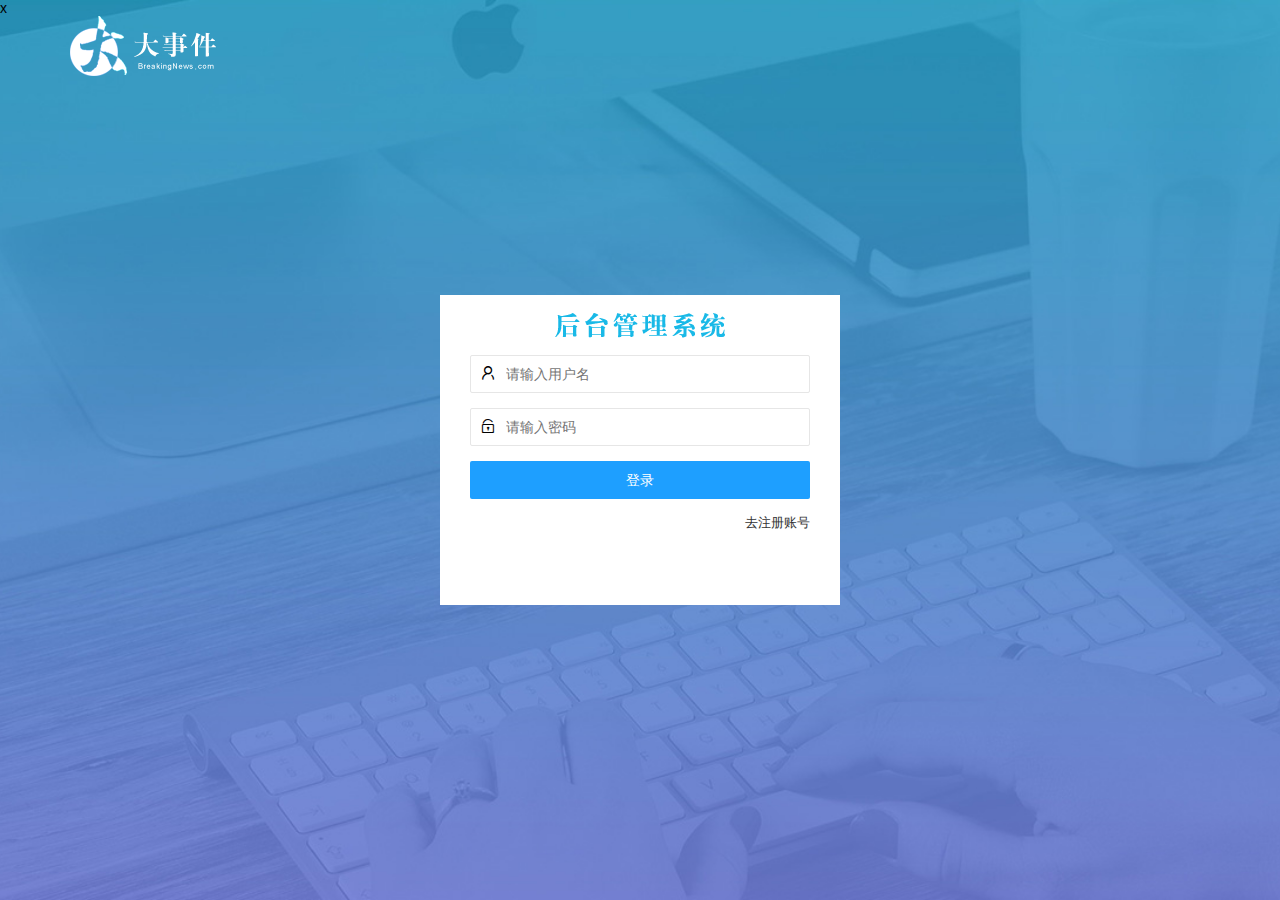
<file: login.html>
<!DOCTYPE html>

<html lang="en">

<head>
    <meta charset="UTF-8">
    <meta http-equiv="X-UA-Compatible" content="IE=edge">
    <meta name="viewport" content="width=device-width, initial-scale=1.0">
    <title>Document</title>
    <link rel="stylesheet" href="/assets/lib/layui/css/layui.css">
    <link rel="stylesheet" href="/assets/css/login.css">

</head>

<body>x
    <!-- 头部logo区域 -->
    <div class="layui-main"><img src="/assets/images/logo.png" alt=""></div>

    <!-- 登录注册区域 -->
    <div class="loginandrefbox">
        <div class="title-box"></div>

        <!-- 登陆区域 -->
        <div class="login-box">
            <form class="layui-form" action="" id="form-login">
                <!-- 用户名 -->
                <div class="layui-form-item">
                    <i class="layui-icon layui-icon-username"></i>
                    <input type="text" name="username" required lay-verify="required|username" placeholder="请输入用户名" autocomplete="off" class="layui-input">
                </div>
                <!-- 密码 -->
                <div class="layui-form-item">
                    <i class="layui-icon layui-icon-password"></i>
                    <input type="password" name="password" required lay-verify="required|pass" placeholder="请输入密码" autocomplete="off" class="layui-input">
                </div>
                <!-- 登陆按钮 -->
                <div class="layui-form-item">
                    <button class="layui-btn layui-btn-fluid layui-btn-normal " lay-submit>登录</button>
                </div>
                <!-- 注册登录跳转 -->
                <div class="layui-form-item link">
                    <a id="link-login" href="javascript:;">去注册账号</a>
                </div>
            </form>

        </div>
        <!-- 注册区域 -->
        <div class="reg-box">
            <form class="layui-form" action="" id="form-reg">
                <!-- 用户名 -->
                <div class="layui-form-item">
                    <i class="layui-icon layui-icon-username"></i>
                    <input type="text" name="username" required lay-verify="required|username" placeholder="请输入用户名" autocomplete="off" class="layui-input">
                </div>
                <!-- 密码 -->
                <div class="layui-form-item">
                    <i class="layui-icon layui-icon-password"></i>
                    <input type="password" name="password" required lay-verify="required|pass" placeholder="请输入密码" autocomplete="off" class="layui-input">
                </div>
                <!-- 再次输入密码 -->
                <div class="layui-form-item">
                    <i class="layui-icon layui-icon-password"></i>
                    <input type="password" name="repassword" required lay-verify="required|repass" placeholder="请再次输入密码" autocomplete="off" class="layui-input">
                </div>
                <!-- 注册按钮 -->
                <div class="layui-form-item">
                    <button class="layui-btn layui-btn-fluid layui-btn-normal " lay-submit>注册</button>
                </div>

                <!-- 注册登录跳转 -->
                <div class="layui-form-item link">
                    <a id="link-reg" href="javascript:;">去登录账号</a>
                </div>
            </form>

        </div>
    </div>
    <script src="/assets/lib/layui/layui.all.js"></script>
    <script src="/assets/lib/jquery.js"></script>

    <script src="/assets/js/login.js"></script>

</body>

</html>
</file>
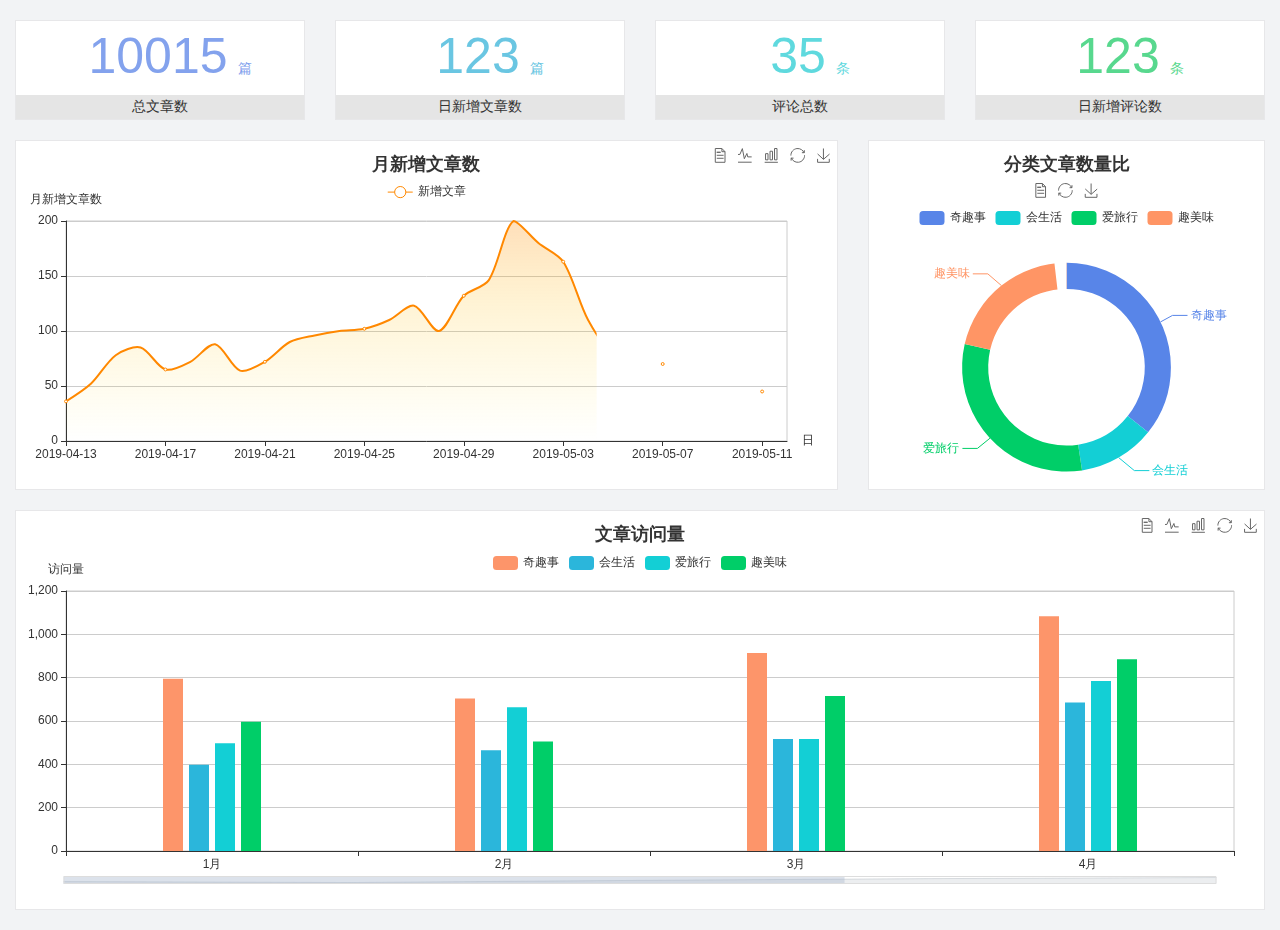
<file: home/dashboard.html>
<!DOCTYPE html>
<html lang="en">

<head>
  <meta charset="UTF-8">
  <meta name="viewport" content="width=device-width, initial-scale=1.0">
  <meta http-equiv="X-UA-Compatible" content="ie=edge">
  <title>图表统计</title>
  <link rel="stylesheet" href="../../assets/lib/bootstrap.css" />
  <link rel="stylesheet" href="../../assets/lib/main.css" />
  <script src="../../assets/lib/jquery.js"></script>
  <script type="text/javascript" src="../../assets/lib/echarts.min.js"></script>
</head>

<body>
  <div class="container-fluid">
    <div class="row spannel_list">
      <div class="col-sm-3 col-xs-6">
        <div class="spannel">
          <em>10015</em><span>篇</span>
          <b>总文章数</b>
        </div>
      </div>
      <div class="col-sm-3 col-xs-6">
        <div class="spannel scolor01">
          <em>123</em><span>篇</span>
          <b>日新增文章数</b>
        </div>
      </div>
      <div class="col-sm-3 col-xs-6">
        <div class="spannel scolor02">
          <em>35</em><span>条</span>
          <b>评论总数</b>
        </div>
      </div>
      <div class="col-sm-3 col-xs-6">
        <div class="spannel scolor03">
          <em>123</em><span>条</span>
          <b>日新增评论数</b>
        </div>
      </div>
    </div>
  </div>

  <div class="container-fluid">
    <div class="row curve-pie">
      <div class="col-lg-8 col-md-8">
        <div class="gragh_pannel" id="curve_show"></div>
      </div>
      <div class="col-lg-4 col-md-4">
        <div class="gragh_pannel" id="pie_show"></div>
      </div>
    </div>
  </div>

  <div class="container-fluid">
    <div class="column_pannel" id="column_show"></div>
  </div>

  <script>
    var oChart = echarts.init(document.getElementById('curve_show'));
    var aList_all = [
      { 'count': 36, 'date': '2019-04-13' },
      { 'count': 52, 'date': '2019-04-14' },
      { 'count': 78, 'date': '2019-04-15' },
      { 'count': 85, 'date': '2019-04-16' },
      { 'count': 65, 'date': '2019-04-17' },
      { 'count': 72, 'date': '2019-04-18' },
      { 'count': 88, 'date': '2019-04-19' },
      { 'count': 64, 'date': '2019-04-20' },
      { 'count': 72, 'date': '2019-04-21' },
      { 'count': 90, 'date': '2019-04-22' },
      { 'count': 96, 'date': '2019-04-23' },
      { 'count': 100, 'date': '2019-04-24' },
      { 'count': 102, 'date': '2019-04-25' },
      { 'count': 110, 'date': '2019-04-26' },
      { 'count': 123, 'date': '2019-04-27' },
      { 'count': 100, 'date': '2019-04-28' },
      { 'count': 132, 'date': '2019-04-29' },
      { 'count': 146, 'date': '2019-04-30' },
      { 'count': 200, 'date': '2019-05-01' },
      { 'count': 180, 'date': '2019-05-02' },
      { 'count': 163, 'date': '2019-05-03' },
      { 'count': 110, 'date': '2019-05-04' },
      { 'count': 80, 'date': '2019-05-05' },
      { 'count': 82, 'date': '2019-05-06' },
      { 'count': 70, 'date': '2019-05-07' },
      { 'count': 65, 'date': '2019-05-08' },
      { 'count': 54, 'date': '2019-05-09' },
      { 'count': 40, 'date': '2019-05-10' },
      { 'count': 45, 'date': '2019-05-11' },
      { 'count': 38, 'date': '2019-05-12' },
    ];

    let aCount = [];
    let aDate = [];

    for (var i = 0; i < aList_all.length; i++) {
      aCount.push(aList_all[i].count);
      aDate.push(aList_all[i].date);
    }

    var chartopt = {
      title: {
        text: '月新增文章数',
        left: 'center',
        top: '10'
      },
      tooltip: {
        trigger: 'axis'
      },
      legend: {
        data: ['新增文章'],
        top: '40'
      },
      toolbox: {
        show: true,
        feature: {
          mark: { show: true },
          dataView: { show: true, readOnly: false },
          magicType: { show: true, type: ['line', 'bar'] },
          restore: { show: true },
          saveAsImage: { show: true }
        }
      },
      calculable: true,
      xAxis: [
        {
          name: '日',
          type: 'category',
          boundaryGap: false,
          data: aDate
        }
      ],
      yAxis: [
        {
          name: '月新增文章数',
          type: 'value'
        }
      ],
      series: [
        {
          name: '新增文章',
          type: 'line',
          smooth: true,
          itemStyle: { normal: { areaStyle: { type: 'default' }, color: '#f80' }, lineStyle: { color: '#f80' } },
          data: aCount
        }],
      areaStyle: {
        normal: {
          color: new echarts.graphic.LinearGradient(0, 0, 0, 1, [{
            offset: 0,
            color: 'rgba(255,136,0,0.39)'
          }, {
            offset: .34,
            color: 'rgba(255,180,0,0.25)'
          }, {
            offset: 1,
            color: 'rgba(255,222,0,0.00)'
          }])

        }
      },
      grid: {
        show: true,
        x: 50,
        x2: 50,
        y: 80,
        height: 220
      }
    };

    oChart.setOption(chartopt);


    var oPie = echarts.init(document.getElementById('pie_show'));
    var oPieopt =
    {
      title: {
        top: 10,
        text: '分类文章数量比',
        x: 'center'
      },
      tooltip: {
        trigger: 'item',
        formatter: "{a} <br/>{b} : {c} ({d}%)"
      },
      color: ['#5885e8', '#13cfd5', '#00ce68', '#ff9565'],
      legend: {
        x: 'center',
        top: 65,
        data: ['奇趣事', '会生活', '爱旅行', '趣美味']
      },
      toolbox: {
        show: true,
        x: 'center',
        top: 35,
        feature: {
          mark: { show: true },
          dataView: { show: true, readOnly: false },
          magicType: {
            show: true,
            type: ['pie', 'funnel'],
            option: {
              funnel: {
                x: '25%',
                width: '50%',
                funnelAlign: 'left',
                max: 1548
              }
            }
          },
          restore: { show: true },
          saveAsImage: { show: true }
        }
      },
      calculable: true,
      series: [
        {
          name: '访问来源',
          type: 'pie',
          radius: ['45%', '60%'],
          center: ['50%', '65%'],
          data: [
            { value: 300, name: '奇趣事' },
            { value: 100, name: '会生活' },
            { value: 260, name: '爱旅行' },
            { value: 180, name: '趣美味' }
          ]
        }
      ]
    };
    oPie.setOption(oPieopt);



    var oColumn = this.echarts.init(document.getElementById('column_show'));
    var oColumnopt =
    {
      title: {
        text: '文章访问量',
        left: 'center',
        top: '10'
      },
      tooltip: {
        trigger: 'axis'
      },
      legend: {
        data: ['奇趣事', '会生活', '爱旅行', '趣美味'],
        top: '40'
      },
      toolbox: {
        show: true,
        feature: {
          mark: { show: true },
          dataView: { show: true, readOnly: false },
          magicType: { show: true, type: ['line', 'bar'] },
          restore: { show: true },
          saveAsImage: { show: true }
        }
      },
      calculable: true,
      xAxis: [
        {
          type: 'category',
          data: ['1月', '2月', '3月', '4月', '5月']
        }
      ],
      yAxis: [
        {
          name: '访问量',
          type: 'value'
        }
      ],
      series: [
        {
          name: '奇趣事',
          type: 'bar',
          barWidth: 20,
          itemStyle: {
            normal: { areaStyle: { type: 'default' }, color: '#fd956a' }
          },
          data: [800, 708, 920, 1090, 1200]
        },
        {
          name: '会生活',
          type: 'bar',
          barWidth: 20,
          itemStyle: {
            normal: { areaStyle: { type: 'default' }, color: '#2bb6db' }
          },
          data: [400, 468, 520, 690, 800]
        },
        {
          name: '爱旅行',
          type: 'bar',
          barWidth: 20,
          itemStyle: {
            normal: { areaStyle: { type: 'default' }, color: '#13cfd5' }
          },
          data: [500, 668, 520, 790, 900]
        },
        {
          name: '趣美味',
          type: 'bar',
          barWidth: 20,
          itemStyle: {
            normal: { areaStyle: { type: 'default' }, color: '#00ce68' }
          },
          data: [600, 508, 720, 890, 1000]
        }
      ],
      grid: {
        show: true,
        x: 50,
        x2: 30,
        y: 80,
        height: 260
      },
      dataZoom: [//给x轴设置滚动条
        {
          start: 0,//默认为0
          end: 100 - 1000 / 31,//默认为100
          type: 'slider',
          show: true,
          xAxisIndex: [0],
          handleSize: 0,//滑动条的 左右2个滑动条的大小
          height: 8,//组件高度
          left: 45, //左边的距离
          right: 50,//右边的距离
          bottom: 26,//右边的距离
          handleColor: '#ddd',//h滑动图标的颜色
          handleStyle: {
            borderColor: "#cacaca",
            borderWidth: "1",
            shadowBlur: 2,
            background: "#ddd",
            shadowColor: "#ddd",
          }
        }]
    };
    oColumn.setOption(oColumnopt);
  </script>
</body>

</html>
</file>
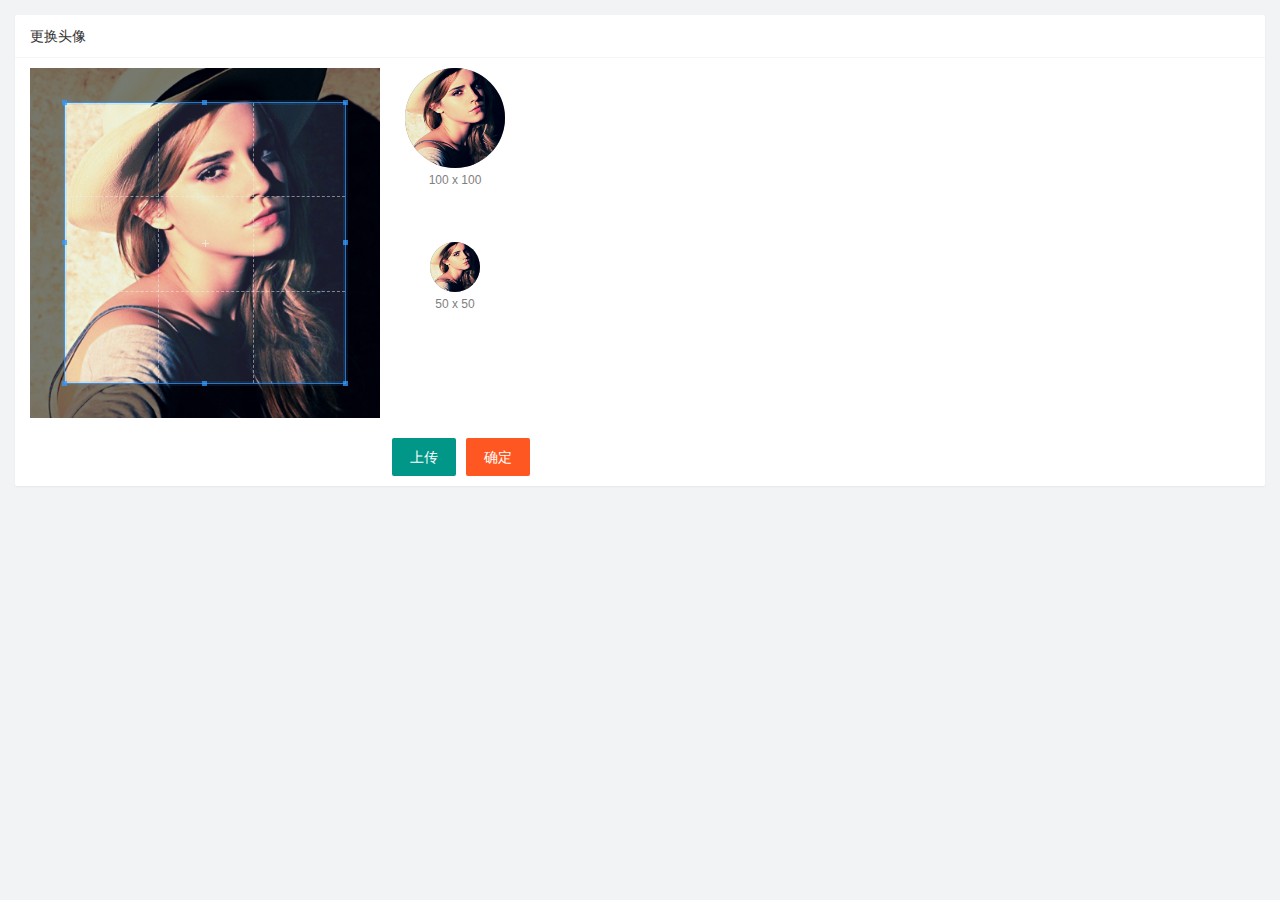
<file: user/user_avatar.html>
<!DOCTYPE html>
<html lang="en">

<head>
    <meta charset="UTF-8">
    <meta http-equiv="X-UA-Compatible" content="IE=edge">
    <meta name="viewport" content="width=device-width, initial-scale=1.0">
    <title>Document</title>
    <link rel="stylesheet" href="/assets/lib/cropper/cropper.css" />
    <link rel="stylesheet" href="/assets/lib/layui/css/layui.css">
    <link rel="stylesheet" href="/assets/css/user_avatar.css">
</head>

<body>
    <div class="layui-card">
        <div class="layui-card-header">更换头像</div>
        <div class="layui-card-body">
            <!-- 第一行的图片裁剪和预览区域 -->
            <div class="row1">
                <!-- 图片裁剪区域 -->
                <div class="cropper-box">
                    <!-- 这个 img 标签很重要，将来会把它初始化为裁剪区域 -->
                    <img id="image" src="/assets/images/sample.jpg" />
                </div>
                <!-- 图片的预览区域 -->
                <div class="preview-box">
                    <div>
                        <!-- 宽高为 100px 的预览区域 -->
                        <div class="img-preview w100"></div>
                        <p class="size">100 x 100</p>
                    </div>
                    <div>
                        <!-- 宽高为 50px 的预览区域 -->
                        <div class="img-preview w50"></div>
                        <p class="size">50 x 50</p>
                    </div>
                </div>
            </div>

            <!-- 第二行的按钮区域 -->
            <div class="row2">
                <input type="file" id="btnCloseImage" accept="image/png,image/jpeg">
                <button type="button" id="btn" class="layui-btn">上传</button>
                <button type="button" id="btnUpLoad" class="layui-btn layui-btn-danger">确定</button>
            </div>
        </div>
    </div>

</body>
<script src="/assets/lib/jquery.js"></script>
<script src="/assets/lib/cropper/Cropper.js"></script>
<script src="/assets/lib/cropper/jquery-cropper.js"></script>
<script src="/assets/lib/layui/layui.all.js"></script>
<script src="/assets/js/user_avatar.js"></script>


</html>
</file>
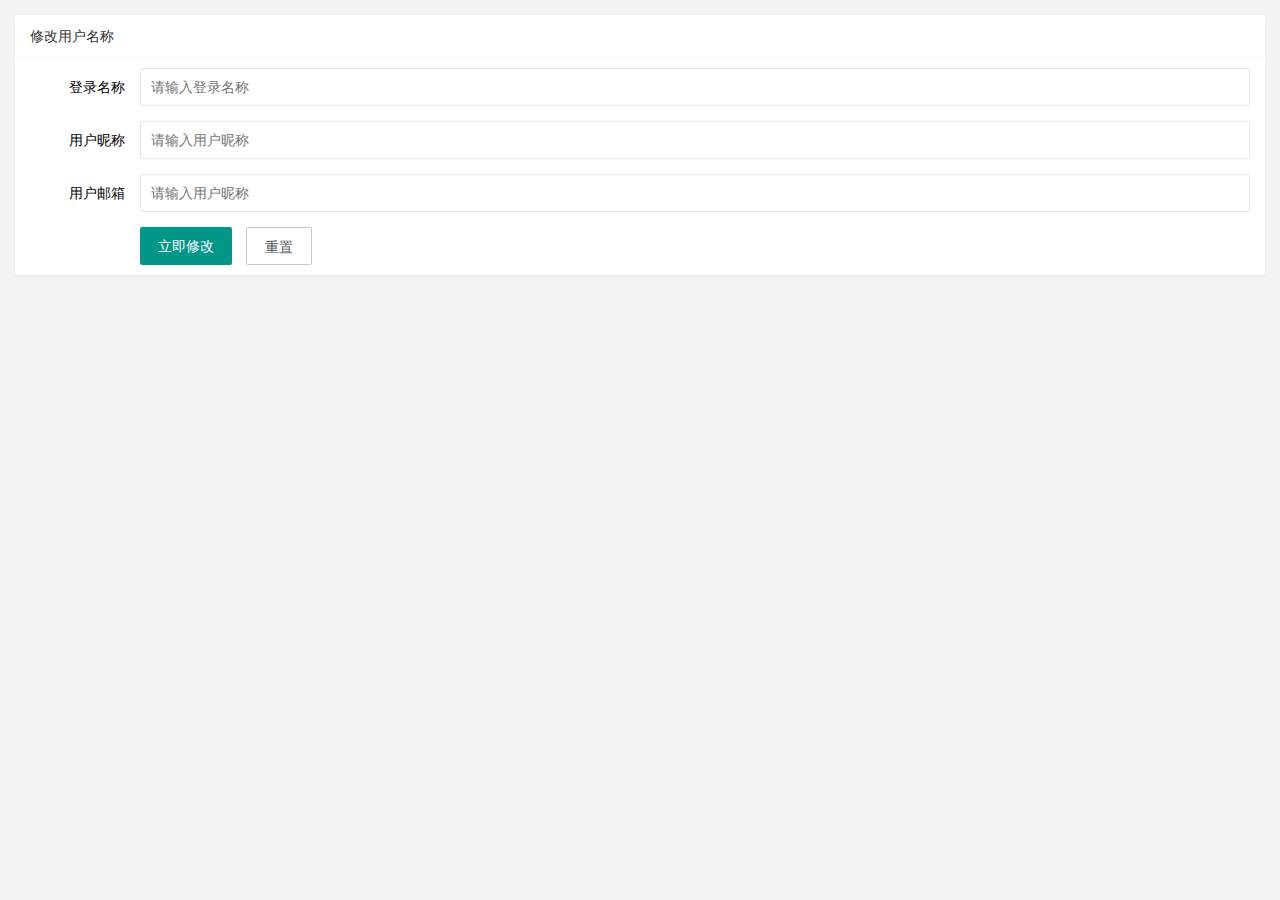
<file: user/user_info.html>
<!DOCTYPE html>
<html lang="en">

<head>
    <meta charset="UTF-8">
    <meta http-equiv="X-UA-Compatible" content="IE=edge">
    <meta name="viewport" content="width=device-width, initial-scale=1.0">
    <title>Document</title>
    <link rel="stylesheet" href="/assets/lib/layui/css/layui.css">
    <link rel="stylesheet" href="/assets/css/user_info.css">
</head>

<body>
    <div class="layui-card">
        <div class="layui-card-header">修改用户名称</div>
        <div class="layui-card-body">
            <form class="layui-form" lay-filter="formUserInfo">
                <input type="hidden" name="id">
                <div class="layui-form-item">
                    <label class="layui-form-label">登录名称</label>
                    <div class="layui-input-block">
                        <input type="text" name="username" required lay-verify="required" placeholder="请输入登录名称" autocomplete="off" class="layui-input">
                    </div>
                </div>

                <div class="layui-form-item">
                    <label class="layui-form-label">用户昵称</label>
                    <div class="layui-input-block">
                        <input type="text" name="nickname" required lay-verify="required|nickname" placeholder="请输入用户昵称" autocomplete="off" class="layui-input">
                    </div>
                </div>

                <div class="layui-form-item">
                    <label class="layui-form-label">用户邮箱</label>
                    <div class="layui-input-block">
                        <input type="text" name="email" required lay-verify="required|eamil" placeholder="请输入用户昵称" autocomplete="off" class="layui-input">
                    </div>
                </div>
                <div class="layui-input-block">
                    <button class="layui-btn" lay-submit lay-filter="formDemo">立即修改</button>
                    <button type="reset" class="layui-btn layui-btn-primary" id="resetbtn">重置</button>
                </div>
            </form>
        </div>
    </div>
    <script src="/assets/lib/layui/layui.all.js"></script>
    <script src="/assets/lib/jquery.js"></script>


    <script src="/assets/js/user_info.js"></script>
</body>

</html>
</file>
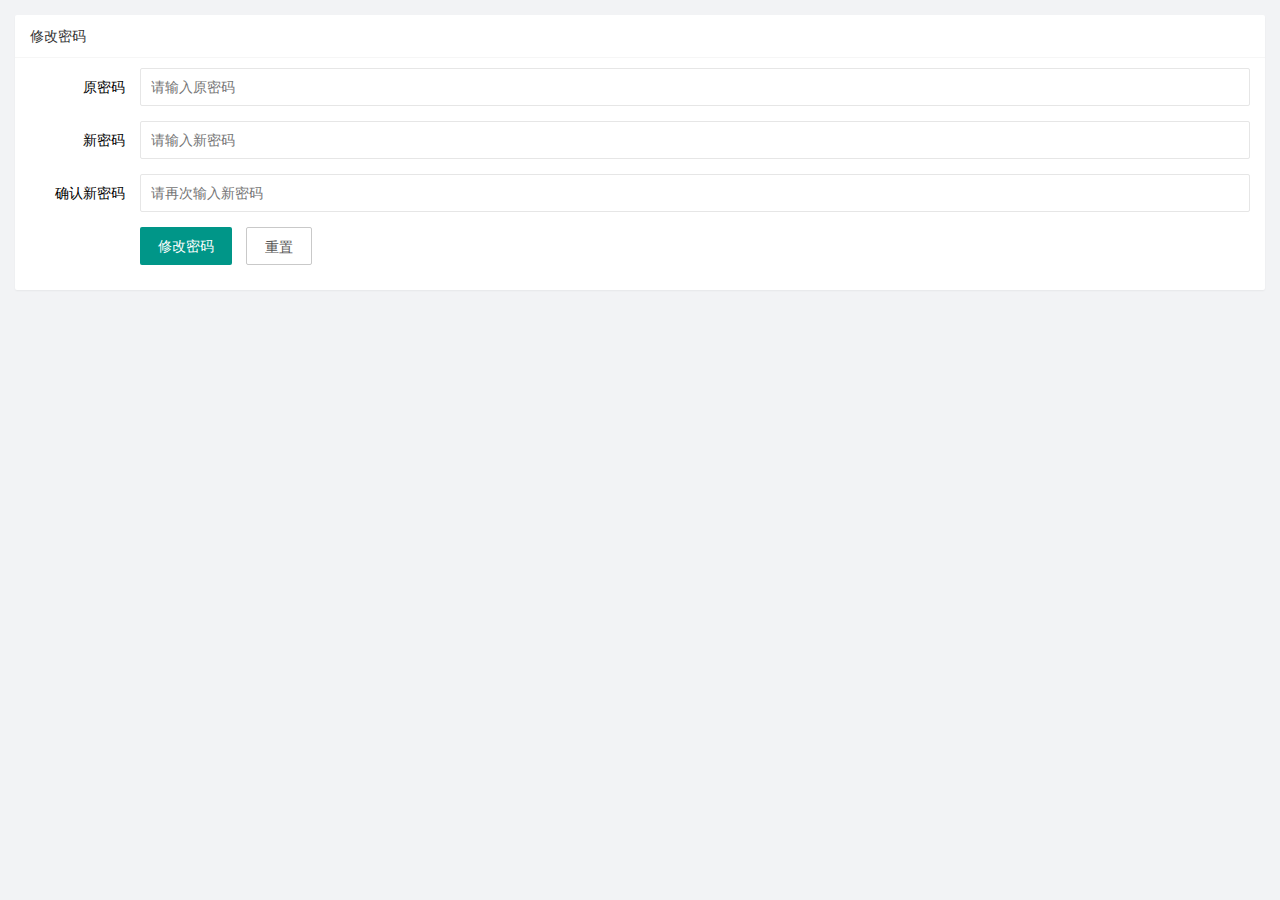
<file: user/user_pwd.html>
<!DOCTYPE html>
<html lang="en">

<head>
    <meta charset="UTF-8">
    <meta http-equiv="X-UA-Compatible" content="IE=edge">
    <meta name="viewport" content="width=device-width, initial-scale=1.0">
    <title>Document</title>
    <link rel="stylesheet" href="/assets/lib/layui/css/layui.css">
    <link rel="stylesheet" href="/assets/css/user_pwd.css">
</head>

<body>
    <div class="layui-card">
        <div class="layui-card-header">修改密码</div>
        <div class="layui-card-body">
            <form class="layui-form" action="">
                <div class="layui-form-item">
                    <label class="layui-form-label">原密码</label>
                    <div class="layui-input-block">
                        <input type="password" name="oldPwd" required lay-verify="required|pass" placeholder="请输入原密码" autocomplete="off" class="layui-input">
                    </div>
                </div>
                <div class="layui-form-item">
                    <label class="layui-form-label">新密码</label>
                    <div class="layui-input-block">
                        <input type="password" name="newPwd" required lay-verify="required|pass|samepwd" placeholder="请输入新密码" autocomplete="off" class="layui-input">
                    </div>
                </div>
                <div class="layui-form-item">
                    <label class="layui-form-label">确认新密码</label>
                    <div class="layui-input-block">
                        <input type="password" required lay-verify="required|pass|repass" placeholder="请再次输入新密码" autocomplete="off" class="layui-input">
                    </div>
                </div>
                <div class="layui-form-item">
                    <div class="layui-input-block">
                        <button class="layui-btn" lay-submit lay-filter="formDemo">修改密码</button>
                        <button type="reset" class="layui-btn layui-btn-primary">重置</button>
                    </div>
                </div>
            </form>

        </div>
    </div>
    <script src="/assets/lib/layui/layui.all.js"></script>
    <script src="/assets/lib/jquery.js"></script>
    <script src="/assets/js/user_pwd.js"></script>
</body>

</html>
</file>
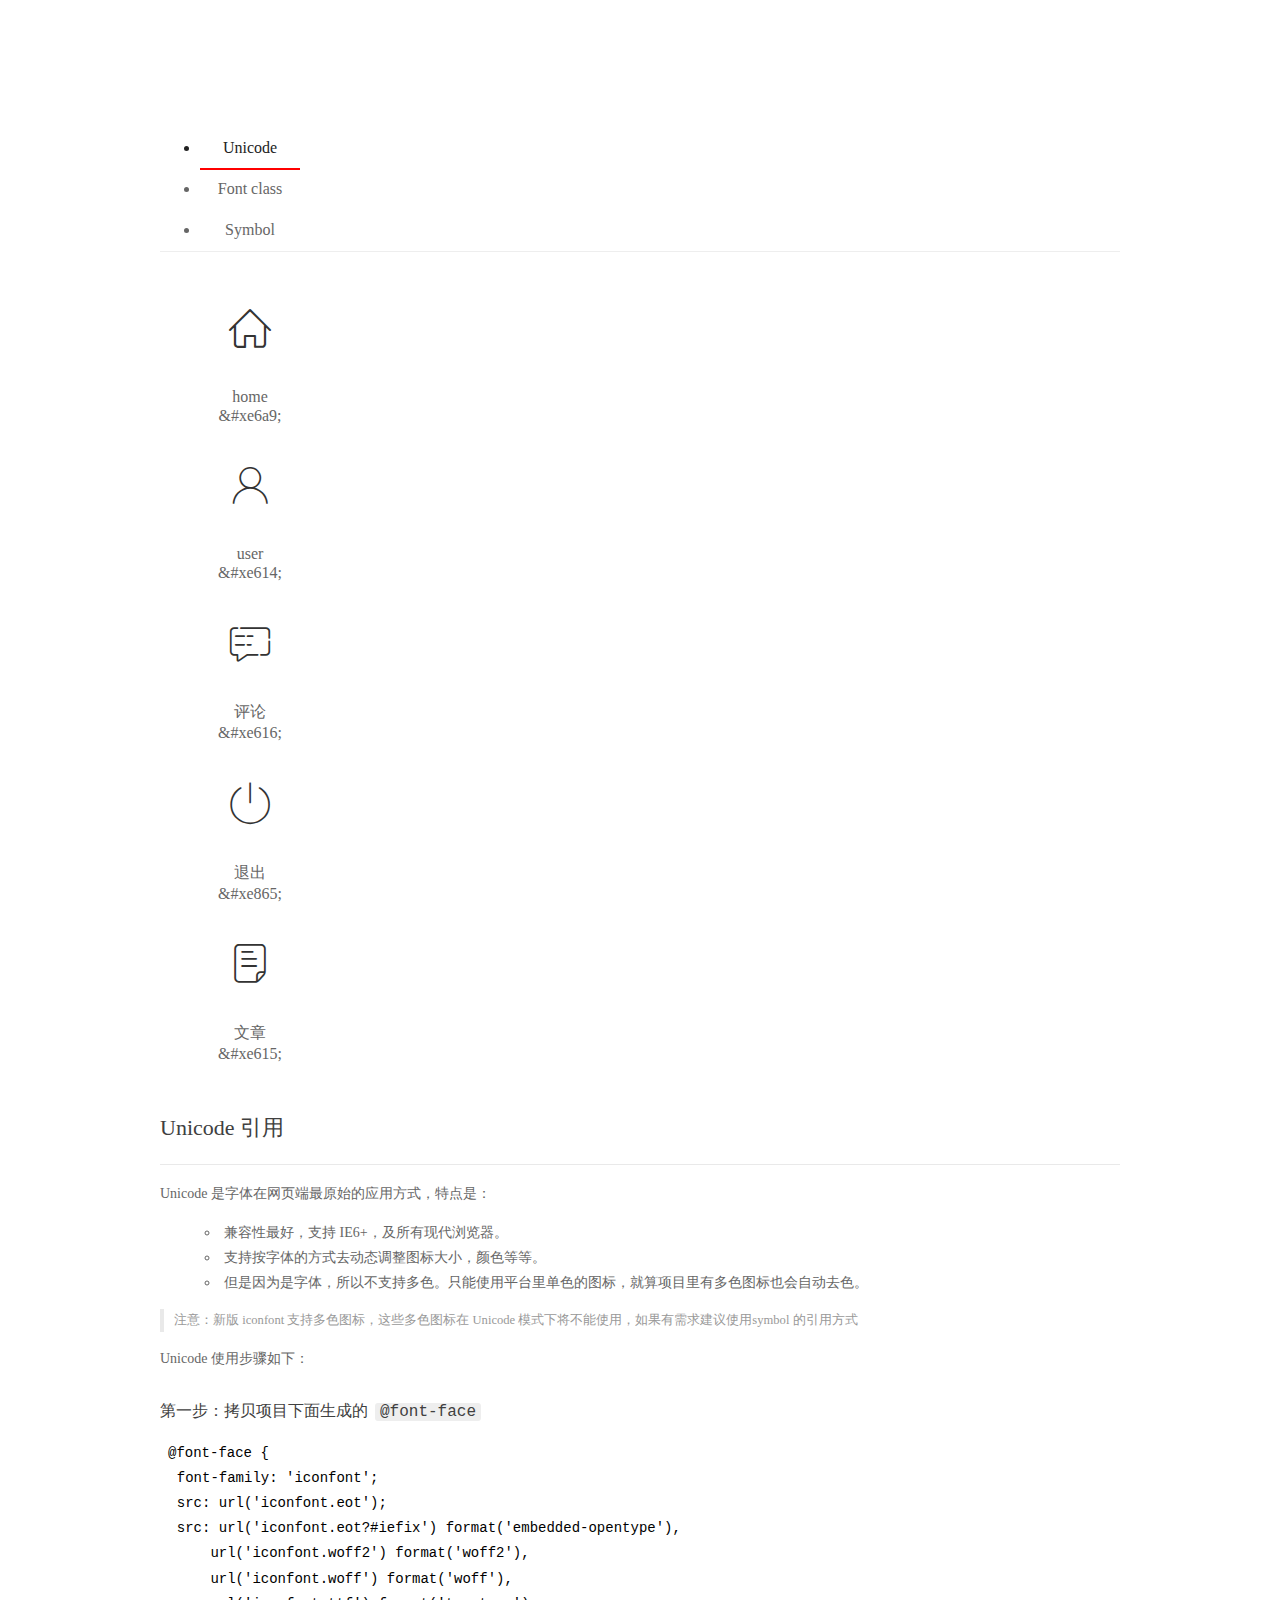
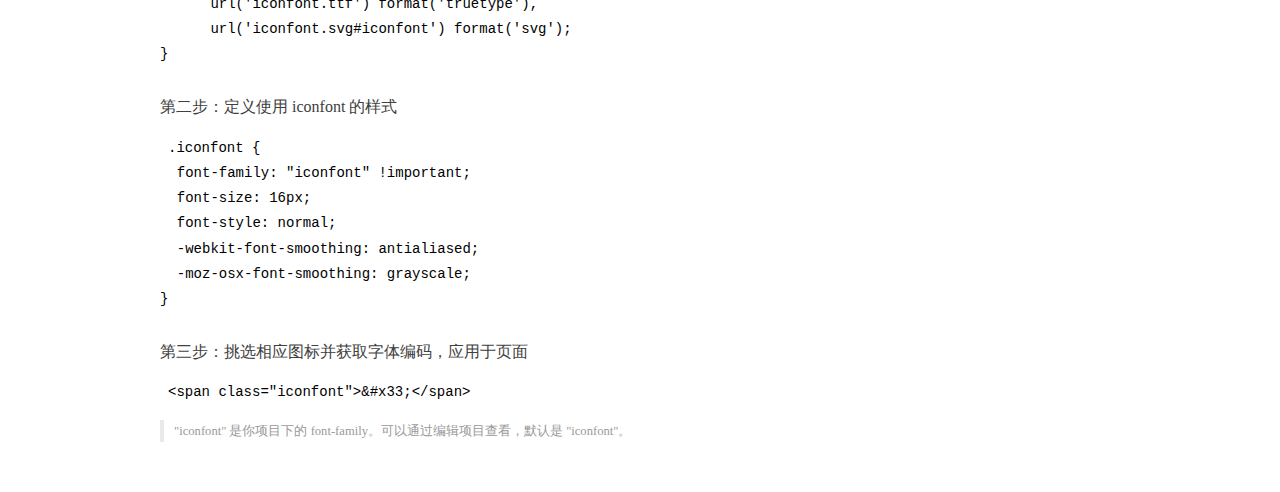
<file: assets/fonts/demo_index.html>
<!DOCTYPE html>
<html>
<head>
  <meta charset="utf-8"/>
  <title>IconFont Demo</title>
  <link rel="shortcut icon" href="https://gtms04.alicdn.com/tps/i4/TB1_oz6GVXXXXaFXpXXJDFnIXXX-64-64.ico" type="image/x-icon"/>
  <link rel="stylesheet" href="https://g.alicdn.com/thx/cube/1.3.2/cube.min.css">
  <link rel="stylesheet" href="demo.css">
  <link rel="stylesheet" href="iconfont.css">
  <script src="iconfont.js"></script>
  <!-- jQuery -->
  <script src="https://a1.alicdn.com/oss/uploads/2018/12/26/7bfddb60-08e8-11e9-9b04-53e73bb6408b.js"></script>
  <!-- 代码高亮 -->
  <script src="https://a1.alicdn.com/oss/uploads/2018/12/26/a3f714d0-08e6-11e9-8a15-ebf944d7534c.js"></script>
</head>
<body>
  <div class="main">
    <h1 class="logo"><a href="https://www.iconfont.cn/" title="iconfont 首页" target="_blank">&#xe86b;</a></h1>
    <div class="nav-tabs">
      <ul id="tabs" class="dib-box">
        <li class="dib active"><span>Unicode</span></li>
        <li class="dib"><span>Font class</span></li>
        <li class="dib"><span>Symbol</span></li>
      </ul>
      
    </div>
    <div class="tab-container">
      <div class="content unicode" style="display: block;">
          <ul class="icon_lists dib-box">
          
            <li class="dib">
              <span class="icon iconfont">&#xe6a9;</span>
                <div class="name">home</div>
                <div class="code-name">&amp;#xe6a9;</div>
              </li>
          
            <li class="dib">
              <span class="icon iconfont">&#xe614;</span>
                <div class="name">user</div>
                <div class="code-name">&amp;#xe614;</div>
              </li>
          
            <li class="dib">
              <span class="icon iconfont">&#xe616;</span>
                <div class="name">评论</div>
                <div class="code-name">&amp;#xe616;</div>
              </li>
          
            <li class="dib">
              <span class="icon iconfont">&#xe865;</span>
                <div class="name">退出</div>
                <div class="code-name">&amp;#xe865;</div>
              </li>
          
            <li class="dib">
              <span class="icon iconfont">&#xe615;</span>
                <div class="name">文章</div>
                <div class="code-name">&amp;#xe615;</div>
              </li>
          
          </ul>
          <div class="article markdown">
          <h2 id="unicode-">Unicode 引用</h2>
          <hr>

          <p>Unicode 是字体在网页端最原始的应用方式，特点是：</p>
          <ul>
            <li>兼容性最好，支持 IE6+，及所有现代浏览器。</li>
            <li>支持按字体的方式去动态调整图标大小，颜色等等。</li>
            <li>但是因为是字体，所以不支持多色。只能使用平台里单色的图标，就算项目里有多色图标也会自动去色。</li>
          </ul>
          <blockquote>
            <p>注意：新版 iconfont 支持多色图标，这些多色图标在 Unicode 模式下将不能使用，如果有需求建议使用symbol 的引用方式</p>
          </blockquote>
          <p>Unicode 使用步骤如下：</p>
          <h3 id="-font-face">第一步：拷贝项目下面生成的 <code>@font-face</code></h3>
<pre><code class="language-css"
>@font-face {
  font-family: 'iconfont';
  src: url('iconfont.eot');
  src: url('iconfont.eot?#iefix') format('embedded-opentype'),
      url('iconfont.woff2') format('woff2'),
      url('iconfont.woff') format('woff'),
      url('iconfont.ttf') format('truetype'),
      url('iconfont.svg#iconfont') format('svg');
}
</code></pre>
          <h3 id="-iconfont-">第二步：定义使用 iconfont 的样式</h3>
<pre><code class="language-css"
>.iconfont {
  font-family: "iconfont" !important;
  font-size: 16px;
  font-style: normal;
  -webkit-font-smoothing: antialiased;
  -moz-osx-font-smoothing: grayscale;
}
</code></pre>
          <h3 id="-">第三步：挑选相应图标并获取字体编码，应用于页面</h3>
<pre>
<code class="language-html"
>&lt;span class="iconfont"&gt;&amp;#x33;&lt;/span&gt;
</code></pre>
          <blockquote>
            <p>"iconfont" 是你项目下的 font-family。可以通过编辑项目查看，默认是 "iconfont"。</p>
          </blockquote>
          </div>
      </div>
      <div class="content font-class">
        <ul class="icon_lists dib-box">
          
          <li class="dib">
            <span class="icon iconfont icon-home"></span>
            <div class="name">
              home
            </div>
            <div class="code-name">.icon-home
            </div>
          </li>
          
          <li class="dib">
            <span class="icon iconfont icon-user"></span>
            <div class="name">
              user
            </div>
            <div class="code-name">.icon-user
            </div>
          </li>
          
          <li class="dib">
            <span class="icon iconfont icon-pinglun"></span>
            <div class="name">
              评论
            </div>
            <div class="code-name">.icon-pinglun
            </div>
          </li>
          
          <li class="dib">
            <span class="icon iconfont icon-tuichu"></span>
            <div class="name">
              退出
            </div>
            <div class="code-name">.icon-tuichu
            </div>
          </li>
          
          <li class="dib">
            <span class="icon iconfont icon-16"></span>
            <div class="name">
              文章
            </div>
            <div class="code-name">.icon-16
            </div>
          </li>
          
        </ul>
        <div class="article markdown">
        <h2 id="font-class-">font-class 引用</h2>
        <hr>

        <p>font-class 是 Unicode 使用方式的一种变种，主要是解决 Unicode 书写不直观，语意不明确的问题。</p>
        <p>与 Unicode 使用方式相比，具有如下特点：</p>
        <ul>
          <li>兼容性良好，支持 IE8+，及所有现代浏览器。</li>
          <li>相比于 Unicode 语意明确，书写更直观。可以很容易分辨这个 icon 是什么。</li>
          <li>因为使用 class 来定义图标，所以当要替换图标时，只需要修改 class 里面的 Unicode 引用。</li>
          <li>不过因为本质上还是使用的字体，所以多色图标还是不支持的。</li>
        </ul>
        <p>使用步骤如下：</p>
        <h3 id="-fontclass-">第一步：引入项目下面生成的 fontclass 代码：</h3>
<pre><code class="language-html">&lt;link rel="stylesheet" href="./iconfont.css"&gt;
</code></pre>
        <h3 id="-">第二步：挑选相应图标并获取类名，应用于页面：</h3>
<pre><code class="language-html">&lt;span class="iconfont icon-xxx"&gt;&lt;/span&gt;
</code></pre>
        <blockquote>
          <p>"
            iconfont" 是你项目下的 font-family。可以通过编辑项目查看，默认是 "iconfont"。</p>
        </blockquote>
      </div>
      </div>
      <div class="content symbol">
          <ul class="icon_lists dib-box">
          
            <li class="dib">
                <svg class="icon svg-icon" aria-hidden="true">
                  <use xlink:href="#icon-home"></use>
                </svg>
                <div class="name">home</div>
                <div class="code-name">#icon-home</div>
            </li>
          
            <li class="dib">
                <svg class="icon svg-icon" aria-hidden="true">
                  <use xlink:href="#icon-user"></use>
                </svg>
                <div class="name">user</div>
                <div class="code-name">#icon-user</div>
            </li>
          
            <li class="dib">
                <svg class="icon svg-icon" aria-hidden="true">
                  <use xlink:href="#icon-pinglun"></use>
                </svg>
                <div class="name">评论</div>
                <div class="code-name">#icon-pinglun</div>
            </li>
          
            <li class="dib">
                <svg class="icon svg-icon" aria-hidden="true">
                  <use xlink:href="#icon-tuichu"></use>
                </svg>
                <div class="name">退出</div>
                <div class="code-name">#icon-tuichu</div>
            </li>
          
            <li class="dib">
                <svg class="icon svg-icon" aria-hidden="true">
                  <use xlink:href="#icon-16"></use>
                </svg>
                <div class="name">文章</div>
                <div class="code-name">#icon-16</div>
            </li>
          
          </ul>
          <div class="article markdown">
          <h2 id="symbol-">Symbol 引用</h2>
          <hr>

          <p>这是一种全新的使用方式，应该说这才是未来的主流，也是平台目前推荐的用法。相关介绍可以参考这篇<a href="">文章</a>
            这种用法其实是做了一个 SVG 的集合，与另外两种相比具有如下特点：</p>
          <ul>
            <li>支持多色图标了，不再受单色限制。</li>
            <li>通过一些技巧，支持像字体那样，通过 <code>font-size</code>, <code>color</code> 来调整样式。</li>
            <li>兼容性较差，支持 IE9+，及现代浏览器。</li>
            <li>浏览器渲染 SVG 的性能一般，还不如 png。</li>
          </ul>
          <p>使用步骤如下：</p>
          <h3 id="-symbol-">第一步：引入项目下面生成的 symbol 代码：</h3>
<pre><code class="language-html">&lt;script src="./iconfont.js"&gt;&lt;/script&gt;
</code></pre>
          <h3 id="-css-">第二步：加入通用 CSS 代码（引入一次就行）：</h3>
<pre><code class="language-html">&lt;style&gt;
.icon {
  width: 1em;
  height: 1em;
  vertical-align: -0.15em;
  fill: currentColor;
  overflow: hidden;
}
&lt;/style&gt;
</code></pre>
          <h3 id="-">第三步：挑选相应图标并获取类名，应用于页面：</h3>
<pre><code class="language-html">&lt;svg class="icon" aria-hidden="true"&gt;
  &lt;use xlink:href="#icon-xxx"&gt;&lt;/use&gt;
&lt;/svg&gt;
</code></pre>
          </div>
      </div>

    </div>
  </div>
  <script>
  $(document).ready(function () {
      $('.tab-container .content:first').show()

      $('#tabs li').click(function (e) {
        var tabContent = $('.tab-container .content')
        var index = $(this).index()

        if ($(this).hasClass('active')) {
          return
        } else {
          $('#tabs li').removeClass('active')
          $(this).addClass('active')

          tabContent.hide().eq(index).fadeIn()
        }
      })
    })
  </script>
</body>
</html>
</file>
<file: assets/lib/layui/css/layui.css>
/** layui-v2.5.5 MIT License By https://www.layui.com */
 .layui-inline,img{display:inline-block;vertical-align:middle}h1,h2,h3,h4,h5,h6{font-weight:400}.layui-edge,.layui-header,.layui-inline,.layui-main{position:relative}.layui-body,.layui-edge,.layui-elip{overflow:hidden}.layui-btn,.layui-edge,.layui-inline,img{vertical-align:middle}.layui-btn,.layui-disabled,.layui-icon,.layui-unselect{-moz-user-select:none;-webkit-user-select:none;-ms-user-select:none}.layui-elip,.layui-form-checkbox span,.layui-form-pane .layui-form-label{text-overflow:ellipsis;white-space:nowrap}.layui-breadcrumb,.layui-tree-btnGroup{visibility:hidden}blockquote,body,button,dd,div,dl,dt,form,h1,h2,h3,h4,h5,h6,input,li,ol,p,pre,td,textarea,th,ul{margin:0;padding:0;-webkit-tap-highlight-color:rgba(0,0,0,0)}a:active,a:hover{outline:0}img{border:none}li{list-style:none}table{border-collapse:collapse;border-spacing:0}h4,h5,h6{font-size:100%}button,input,optgroup,option,select,textarea{font-family:inherit;font-size:inherit;font-style:inherit;font-weight:inherit;outline:0}pre{white-space:pre-wrap;white-space:-moz-pre-wrap;white-space:-pre-wrap;white-space:-o-pre-wrap;word-wrap:break-word}body{line-height:24px;font:14px Helvetica Neue,Helvetica,PingFang SC,Tahoma,Arial,sans-serif}hr{height:1px;margin:10px 0;border:0;clear:both}a{color:#333;text-decoration:none}a:hover{color:#777}a cite{font-style:normal;*cursor:pointer}.layui-border-box,.layui-border-box *{box-sizing:border-box}.layui-box,.layui-box *{box-sizing:content-box}.layui-clear{clear:both;*zoom:1}.layui-clear:after{content:'\20';clear:both;*zoom:1;display:block;height:0}.layui-inline{*display:inline;*zoom:1}.layui-edge{display:inline-block;width:0;height:0;border-width:6px;border-style:dashed;border-color:transparent}.layui-edge-top{top:-4px;border-bottom-color:#999;border-bottom-style:solid}.layui-edge-right{border-left-color:#999;border-left-style:solid}.layui-edge-bottom{top:2px;border-top-color:#999;border-top-style:solid}.layui-edge-left{border-right-color:#999;border-right-style:solid}.layui-disabled,.layui-disabled:hover{color:#d2d2d2!important;cursor:not-allowed!important}.layui-circle{border-radius:100%}.layui-show{display:block!important}.layui-hide{display:none!important}@font-face{font-family:layui-icon;src:url(../font/iconfont.eot?v=250);src:url(../font/iconfont.eot?v=250#iefix) format('embedded-opentype'),url(../font/iconfont.woff2?v=250) format('woff2'),url(../font/iconfont.woff?v=250) format('woff'),url(../font/iconfont.ttf?v=250) format('truetype'),url(../font/iconfont.svg?v=250#layui-icon) format('svg')}.layui-icon{font-family:layui-icon!important;font-size:16px;font-style:normal;-webkit-font-smoothing:antialiased;-moz-osx-font-smoothing:grayscale}.layui-icon-reply-fill:before{content:"\e611"}.layui-icon-set-fill:before{content:"\e614"}.layui-icon-menu-fill:before{content:"\e60f"}.layui-icon-search:before{content:"\e615"}.layui-icon-share:before{content:"\e641"}.layui-icon-set-sm:before{content:"\e620"}.layui-icon-engine:before{content:"\e628"}.layui-icon-close:before{content:"\1006"}.layui-icon-close-fill:before{content:"\1007"}.layui-icon-chart-screen:before{content:"\e629"}.layui-icon-star:before{content:"\e600"}.layui-icon-circle-dot:before{content:"\e617"}.layui-icon-chat:before{content:"\e606"}.layui-icon-release:before{content:"\e609"}.layui-icon-list:before{content:"\e60a"}.layui-icon-chart:before{content:"\e62c"}.layui-icon-ok-circle:before{content:"\1005"}.layui-icon-layim-theme:before{content:"\e61b"}.layui-icon-table:before{content:"\e62d"}.layui-icon-right:before{content:"\e602"}.layui-icon-left:before{content:"\e603"}.layui-icon-cart-simple:before{content:"\e698"}.layui-icon-face-cry:before{content:"\e69c"}.layui-icon-face-smile:before{content:"\e6af"}.layui-icon-survey:before{content:"\e6b2"}.layui-icon-tree:before{content:"\e62e"}.layui-icon-upload-circle:before{content:"\e62f"}.layui-icon-add-circle:before{content:"\e61f"}.layui-icon-download-circle:before{content:"\e601"}.layui-icon-templeate-1:before{content:"\e630"}.layui-icon-util:before{content:"\e631"}.layui-icon-face-surprised:before{content:"\e664"}.layui-icon-edit:before{content:"\e642"}.layui-icon-speaker:before{content:"\e645"}.layui-icon-down:before{content:"\e61a"}.layui-icon-file:before{content:"\e621"}.layui-icon-layouts:before{content:"\e632"}.layui-icon-rate-half:before{content:"\e6c9"}.layui-icon-add-circle-fine:before{content:"\e608"}.layui-icon-prev-circle:before{content:"\e633"}.layui-icon-read:before{content:"\e705"}.layui-icon-404:before{content:"\e61c"}.layui-icon-carousel:before{content:"\e634"}.layui-icon-help:before{content:"\e607"}.layui-icon-code-circle:before{content:"\e635"}.layui-icon-water:before{content:"\e636"}.layui-icon-username:before{content:"\e66f"}.layui-icon-find-fill:before{content:"\e670"}.layui-icon-about:before{content:"\e60b"}.layui-icon-location:before{content:"\e715"}.layui-icon-up:before{content:"\e619"}.layui-icon-pause:before{content:"\e651"}.layui-icon-date:before{content:"\e637"}.layui-icon-layim-uploadfile:before{content:"\e61d"}.layui-icon-delete:before{content:"\e640"}.layui-icon-play:before{content:"\e652"}.layui-icon-top:before{content:"\e604"}.layui-icon-friends:before{content:"\e612"}.layui-icon-refresh-3:before{content:"\e9aa"}.layui-icon-ok:before{content:"\e605"}.layui-icon-layer:before{content:"\e638"}.layui-icon-face-smile-fine:before{content:"\e60c"}.layui-icon-dollar:before{content:"\e659"}.layui-icon-group:before{content:"\e613"}.layui-icon-layim-download:before{content:"\e61e"}.layui-icon-picture-fine:before{content:"\e60d"}.layui-icon-link:before{content:"\e64c"}.layui-icon-diamond:before{content:"\e735"}.layui-icon-log:before{content:"\e60e"}.layui-icon-rate-solid:before{content:"\e67a"}.layui-icon-fonts-del:before{content:"\e64f"}.layui-icon-unlink:before{content:"\e64d"}.layui-icon-fonts-clear:before{content:"\e639"}.layui-icon-triangle-r:before{content:"\e623"}.layui-icon-circle:before{content:"\e63f"}.layui-icon-radio:before{content:"\e643"}.layui-icon-align-center:before{content:"\e647"}.layui-icon-align-right:before{content:"\e648"}.layui-icon-align-left:before{content:"\e649"}.layui-icon-loading-1:before{content:"\e63e"}.layui-icon-return:before{content:"\e65c"}.layui-icon-fonts-strong:before{content:"\e62b"}.layui-icon-upload:before{content:"\e67c"}.layui-icon-dialogue:before{content:"\e63a"}.layui-icon-video:before{content:"\e6ed"}.layui-icon-headset:before{content:"\e6fc"}.layui-icon-cellphone-fine:before{content:"\e63b"}.layui-icon-add-1:before{content:"\e654"}.layui-icon-face-smile-b:before{content:"\e650"}.layui-icon-fonts-html:before{content:"\e64b"}.layui-icon-form:before{content:"\e63c"}.layui-icon-cart:before{content:"\e657"}.layui-icon-camera-fill:before{content:"\e65d"}.layui-icon-tabs:before{content:"\e62a"}.layui-icon-fonts-code:before{content:"\e64e"}.layui-icon-fire:before{content:"\e756"}.layui-icon-set:before{content:"\e716"}.layui-icon-fonts-u:before{content:"\e646"}.layui-icon-triangle-d:before{content:"\e625"}.layui-icon-tips:before{content:"\e702"}.layui-icon-picture:before{content:"\e64a"}.layui-icon-more-vertical:before{content:"\e671"}.layui-icon-flag:before{content:"\e66c"}.layui-icon-loading:before{content:"\e63d"}.layui-icon-fonts-i:before{content:"\e644"}.layui-icon-refresh-1:before{content:"\e666"}.layui-icon-rmb:before{content:"\e65e"}.layui-icon-home:before{content:"\e68e"}.layui-icon-user:before{content:"\e770"}.layui-icon-notice:before{content:"\e667"}.layui-icon-login-weibo:before{content:"\e675"}.layui-icon-voice:before{content:"\e688"}.layui-icon-upload-drag:before{content:"\e681"}.layui-icon-login-qq:before{content:"\e676"}.layui-icon-snowflake:before{content:"\e6b1"}.layui-icon-file-b:before{content:"\e655"}.layui-icon-template:before{content:"\e663"}.layui-icon-auz:before{content:"\e672"}.layui-icon-console:before{content:"\e665"}.layui-icon-app:before{content:"\e653"}.layui-icon-prev:before{content:"\e65a"}.layui-icon-website:before{content:"\e7ae"}.layui-icon-next:before{content:"\e65b"}.layui-icon-component:before{content:"\e857"}.layui-icon-more:before{content:"\e65f"}.layui-icon-login-wechat:before{content:"\e677"}.layui-icon-shrink-right:before{content:"\e668"}.layui-icon-spread-left:before{content:"\e66b"}.layui-icon-camera:before{content:"\e660"}.layui-icon-note:before{content:"\e66e"}.layui-icon-refresh:before{content:"\e669"}.layui-icon-female:before{content:"\e661"}.layui-icon-male:before{content:"\e662"}.layui-icon-password:before{content:"\e673"}.layui-icon-senior:before{content:"\e674"}.layui-icon-theme:before{content:"\e66a"}.layui-icon-tread:before{content:"\e6c5"}.layui-icon-praise:before{content:"\e6c6"}.layui-icon-star-fill:before{content:"\e658"}.layui-icon-rate:before{content:"\e67b"}.layui-icon-template-1:before{content:"\e656"}.layui-icon-vercode:before{content:"\e679"}.layui-icon-cellphone:before{content:"\e678"}.layui-icon-screen-full:before{content:"\e622"}.layui-icon-screen-restore:before{content:"\e758"}.layui-icon-cols:before{content:"\e610"}.layui-icon-export:before{content:"\e67d"}.layui-icon-print:before{content:"\e66d"}.layui-icon-slider:before{content:"\e714"}.layui-icon-addition:before{content:"\e624"}.layui-icon-subtraction:before{content:"\e67e"}.layui-icon-service:before{content:"\e626"}.layui-icon-transfer:before{content:"\e691"}.layui-main{width:1140px;margin:0 auto}.layui-header{z-index:1000;height:60px}.layui-header a:hover{transition:all .5s;-webkit-transition:all .5s}.layui-side{position:fixed;left:0;top:0;bottom:0;z-index:999;width:200px;overflow-x:hidden}.layui-side-scroll{position:relative;width:220px;height:100%;overflow-x:hidden}.layui-body{position:absolute;left:200px;right:0;top:0;bottom:0;z-index:998;width:auto;overflow-y:auto;box-sizing:border-box}.layui-layout-body{overflow:hidden}.layui-layout-admin .layui-header{background-color:#23262E}.layui-layout-admin .layui-side{top:60px;width:200px;overflow-x:hidden}.layui-layout-admin .layui-body{position:fixed;top:60px;bottom:44px}.layui-layout-admin .layui-main{width:auto;margin:0 15px}.layui-layout-admin .layui-footer{position:fixed;left:200px;right:0;bottom:0;height:44px;line-height:44px;padding:0 15px;background-color:#eee}.layui-layout-admin .layui-logo{position:absolute;left:0;top:0;width:200px;height:100%;line-height:60px;text-align:center;color:#009688;font-size:16px}.layui-layout-admin .layui-header .layui-nav{background:0 0}.layui-layout-left{position:absolute!important;left:200px;top:0}.layui-layout-right{position:absolute!important;right:0;top:0}.layui-container{position:relative;margin:0 auto;padding:0 15px;box-sizing:border-box}.layui-fluid{position:relative;margin:0 auto;padding:0 15px}.layui-row:after,.layui-row:before{content:'';display:block;clear:both}.layui-col-lg1,.layui-col-lg10,.layui-col-lg11,.layui-col-lg12,.layui-col-lg2,.layui-col-lg3,.layui-col-lg4,.layui-col-lg5,.layui-col-lg6,.layui-col-lg7,.layui-col-lg8,.layui-col-lg9,.layui-col-md1,.layui-col-md10,.layui-col-md11,.layui-col-md12,.layui-col-md2,.layui-col-md3,.layui-col-md4,.layui-col-md5,.layui-col-md6,.layui-col-md7,.layui-col-md8,.layui-col-md9,.layui-col-sm1,.layui-col-sm10,.layui-col-sm11,.layui-col-sm12,.layui-col-sm2,.layui-col-sm3,.layui-col-sm4,.layui-col-sm5,.layui-col-sm6,.layui-col-sm7,.layui-col-sm8,.layui-col-sm9,.layui-col-xs1,.layui-col-xs10,.layui-col-xs11,.layui-col-xs12,.layui-col-xs2,.layui-col-xs3,.layui-col-xs4,.layui-col-xs5,.layui-col-xs6,.layui-col-xs7,.layui-col-xs8,.layui-col-xs9{position:relative;display:block;box-sizing:border-box}.layui-col-xs1,.layui-col-xs10,.layui-col-xs11,.layui-col-xs12,.layui-col-xs2,.layui-col-xs3,.layui-col-xs4,.layui-col-xs5,.layui-col-xs6,.layui-col-xs7,.layui-col-xs8,.layui-col-xs9{float:left}.layui-col-xs1{width:8.33333333%}.layui-col-xs2{width:16.66666667%}.layui-col-xs3{width:25%}.layui-col-xs4{width:33.33333333%}.layui-col-xs5{width:41.66666667%}.layui-col-xs6{width:50%}.layui-col-xs7{width:58.33333333%}.layui-col-xs8{width:66.66666667%}.layui-col-xs9{width:75%}.layui-col-xs10{width:83.33333333%}.layui-col-xs11{width:91.66666667%}.layui-col-xs12{width:100%}.layui-col-xs-offset1{margin-left:8.33333333%}.layui-col-xs-offset2{margin-left:16.66666667%}.layui-col-xs-offset3{margin-left:25%}.layui-col-xs-offset4{margin-left:33.33333333%}.layui-col-xs-offset5{margin-left:41.66666667%}.layui-col-xs-offset6{margin-left:50%}.layui-col-xs-offset7{margin-left:58.33333333%}.layui-col-xs-offset8{margin-left:66.66666667%}.layui-col-xs-offset9{margin-left:75%}.layui-col-xs-offset10{margin-left:83.33333333%}.layui-col-xs-offset11{margin-left:91.66666667%}.layui-col-xs-offset12{margin-left:100%}@media screen and (max-width:768px){.layui-hide-xs{display:none!important}.layui-show-xs-block{display:block!important}.layui-show-xs-inline{display:inline!important}.layui-show-xs-inline-block{display:inline-block!important}}@media screen and (min-width:768px){.layui-container{width:750px}.layui-hide-sm{display:none!important}.layui-show-sm-block{display:block!important}.layui-show-sm-inline{display:inline!important}.layui-show-sm-inline-block{display:inline-block!important}.layui-col-sm1,.layui-col-sm10,.layui-col-sm11,.layui-col-sm12,.layui-col-sm2,.layui-col-sm3,.layui-col-sm4,.layui-col-sm5,.layui-col-sm6,.layui-col-sm7,.layui-col-sm8,.layui-col-sm9{float:left}.layui-col-sm1{width:8.33333333%}.layui-col-sm2{width:16.66666667%}.layui-col-sm3{width:25%}.layui-col-sm4{width:33.33333333%}.layui-col-sm5{width:41.66666667%}.layui-col-sm6{width:50%}.layui-col-sm7{width:58.33333333%}.layui-col-sm8{width:66.66666667%}.layui-col-sm9{width:75%}.layui-col-sm10{width:83.33333333%}.layui-col-sm11{width:91.66666667%}.layui-col-sm12{width:100%}.layui-col-sm-offset1{margin-left:8.33333333%}.layui-col-sm-offset2{margin-left:16.66666667%}.layui-col-sm-offset3{margin-left:25%}.layui-col-sm-offset4{margin-left:33.33333333%}.layui-col-sm-offset5{margin-left:41.66666667%}.layui-col-sm-offset6{margin-left:50%}.layui-col-sm-offset7{margin-left:58.33333333%}.layui-col-sm-offset8{margin-left:66.66666667%}.layui-col-sm-offset9{margin-left:75%}.layui-col-sm-offset10{margin-left:83.33333333%}.layui-col-sm-offset11{margin-left:91.66666667%}.layui-col-sm-offset12{margin-left:100%}}@media screen and (min-width:992px){.layui-container{width:970px}.layui-hide-md{display:none!important}.layui-show-md-block{display:block!important}.layui-show-md-inline{display:inline!important}.layui-show-md-inline-block{display:inline-block!important}.layui-col-md1,.layui-col-md10,.layui-col-md11,.layui-col-md12,.layui-col-md2,.layui-col-md3,.layui-col-md4,.layui-col-md5,.layui-col-md6,.layui-col-md7,.layui-col-md8,.layui-col-md9{float:left}.layui-col-md1{width:8.33333333%}.layui-col-md2{width:16.66666667%}.layui-col-md3{width:25%}.layui-col-md4{width:33.33333333%}.layui-col-md5{width:41.66666667%}.layui-col-md6{width:50%}.layui-col-md7{width:58.33333333%}.layui-col-md8{width:66.66666667%}.layui-col-md9{width:75%}.layui-col-md10{width:83.33333333%}.layui-col-md11{width:91.66666667%}.layui-col-md12{width:100%}.layui-col-md-offset1{margin-left:8.33333333%}.layui-col-md-offset2{margin-left:16.66666667%}.layui-col-md-offset3{margin-left:25%}.layui-col-md-offset4{margin-left:33.33333333%}.layui-col-md-offset5{margin-left:41.66666667%}.layui-col-md-offset6{margin-left:50%}.layui-col-md-offset7{margin-left:58.33333333%}.layui-col-md-offset8{margin-left:66.66666667%}.layui-col-md-offset9{margin-left:75%}.layui-col-md-offset10{margin-left:83.33333333%}.layui-col-md-offset11{margin-left:91.66666667%}.layui-col-md-offset12{margin-left:100%}}@media screen and (min-width:1200px){.layui-container{width:1170px}.layui-hide-lg{display:none!important}.layui-show-lg-block{display:block!important}.layui-show-lg-inline{display:inline!important}.layui-show-lg-inline-block{display:inline-block!important}.layui-col-lg1,.layui-col-lg10,.layui-col-lg11,.layui-col-lg12,.layui-col-lg2,.layui-col-lg3,.layui-col-lg4,.layui-col-lg5,.layui-col-lg6,.layui-col-lg7,.layui-col-lg8,.layui-col-lg9{float:left}.layui-col-lg1{width:8.33333333%}.layui-col-lg2{width:16.66666667%}.layui-col-lg3{width:25%}.layui-col-lg4{width:33.33333333%}.layui-col-lg5{width:41.66666667%}.layui-col-lg6{width:50%}.layui-col-lg7{width:58.33333333%}.layui-col-lg8{width:66.66666667%}.layui-col-lg9{width:75%}.layui-col-lg10{width:83.33333333%}.layui-col-lg11{width:91.66666667%}.layui-col-lg12{width:100%}.layui-col-lg-offset1{margin-left:8.33333333%}.layui-col-lg-offset2{margin-left:16.66666667%}.layui-col-lg-offset3{margin-left:25%}.layui-col-lg-offset4{margin-left:33.33333333%}.layui-col-lg-offset5{margin-left:41.66666667%}.layui-col-lg-offset6{margin-left:50%}.layui-col-lg-offset7{margin-left:58.33333333%}.layui-col-lg-offset8{margin-left:66.66666667%}.layui-col-lg-offset9{margin-left:75%}.layui-col-lg-offset10{margin-left:83.33333333%}.layui-col-lg-offset11{margin-left:91.66666667%}.layui-col-lg-offset12{margin-left:100%}}.layui-col-space1{margin:-.5px}.layui-col-space1>*{padding:.5px}.layui-col-space3{margin:-1.5px}.layui-col-space3>*{padding:1.5px}.layui-col-space5{margin:-2.5px}.layui-col-space5>*{padding:2.5px}.layui-col-space8{margin:-3.5px}.layui-col-space8>*{padding:3.5px}.layui-col-space10{margin:-5px}.layui-col-space10>*{padding:5px}.layui-col-space12{margin:-6px}.layui-col-space12>*{padding:6px}.layui-col-space15{margin:-7.5px}.layui-col-space15>*{padding:7.5px}.layui-col-space18{margin:-9px}.layui-col-space18>*{padding:9px}.layui-col-space20{margin:-10px}.layui-col-space20>*{padding:10px}.layui-col-space22{margin:-11px}.layui-col-space22>*{padding:11px}.layui-col-space25{margin:-12.5px}.layui-col-space25>*{padding:12.5px}.layui-col-space30{margin:-15px}.layui-col-space30>*{padding:15px}.layui-btn,.layui-input,.layui-select,.layui-textarea,.layui-upload-button{outline:0;-webkit-appearance:none;transition:all .3s;-webkit-transition:all .3s;box-sizing:border-box}.layui-elem-quote{margin-bottom:10px;padding:15px;line-height:22px;border-left:5px solid #009688;border-radius:0 2px 2px 0;background-color:#f2f2f2}.layui-quote-nm{border-style:solid;border-width:1px 1px 1px 5px;background:0 0}.layui-elem-field{margin-bottom:10px;padding:0;border-width:1px;border-style:solid}.layui-elem-field legend{margin-left:20px;padding:0 10px;font-size:20px;font-weight:300}.layui-field-title{margin:10px 0 20px;border-width:1px 0 0}.layui-field-box{padding:10px 15px}.layui-field-title .layui-field-box{padding:10px 0}.layui-progress{position:relative;height:6px;border-radius:20px;background-color:#e2e2e2}.layui-progress-bar{position:absolute;left:0;top:0;width:0;max-width:100%;height:6px;border-radius:20px;text-align:right;background-color:#5FB878;transition:all .3s;-webkit-transition:all .3s}.layui-progress-big,.layui-progress-big .layui-progress-bar{height:18px;line-height:18px}.layui-progress-text{position:relative;top:-20px;line-height:18px;font-size:12px;color:#666}.layui-progress-big .layui-progress-text{position:static;padding:0 10px;color:#fff}.layui-collapse{border-width:1px;border-style:solid;border-radius:2px}.layui-colla-content,.layui-colla-item{border-top-width:1px;border-top-style:solid}.layui-colla-item:first-child{border-top:none}.layui-colla-title{position:relative;height:42px;line-height:42px;padding:0 15px 0 35px;color:#333;background-color:#f2f2f2;cursor:pointer;font-size:14px;overflow:hidden}.layui-colla-content{display:none;padding:10px 15px;line-height:22px;color:#666}.layui-colla-icon{position:absolute;left:15px;top:0;font-size:14px}.layui-card{margin-bottom:15px;border-radius:2px;background-color:#fff;box-shadow:0 1px 2px 0 rgba(0,0,0,.05)}.layui-card:last-child{margin-bottom:0}.layui-card-header{position:relative;height:42px;line-height:42px;padding:0 15px;border-bottom:1px solid #f6f6f6;color:#333;border-radius:2px 2px 0 0;font-size:14px}.layui-bg-black,.layui-bg-blue,.layui-bg-cyan,.layui-bg-green,.layui-bg-orange,.layui-bg-red{color:#fff!important}.layui-card-body{position:relative;padding:10px 15px;line-height:24px}.layui-card-body[pad15]{padding:15px}.layui-card-body[pad20]{padding:20px}.layui-card-body .layui-table{margin:5px 0}.layui-card .layui-tab{margin:0}.layui-panel-window{position:relative;padding:15px;border-radius:0;border-top:5px solid #E6E6E6;background-color:#fff}.layui-auxiliar-moving{position:fixed;left:0;right:0;top:0;bottom:0;width:100%;height:100%;background:0 0;z-index:9999999999}.layui-form-label,.layui-form-mid,.layui-form-select,.layui-input-block,.layui-input-inline,.layui-textarea{position:relative}.layui-bg-red{background-color:#FF5722!important}.layui-bg-orange{background-color:#FFB800!important}.layui-bg-green{background-color:#009688!important}.layui-bg-cyan{background-color:#2F4056!important}.layui-bg-blue{background-color:#1E9FFF!important}.layui-bg-black{background-color:#393D49!important}.layui-bg-gray{background-color:#eee!important;color:#666!important}.layui-badge-rim,.layui-colla-content,.layui-colla-item,.layui-collapse,.layui-elem-field,.layui-form-pane .layui-form-item[pane],.layui-form-pane .layui-form-label,.layui-input,.layui-layedit,.layui-layedit-tool,.layui-quote-nm,.layui-select,.layui-tab-bar,.layui-tab-card,.layui-tab-title,.layui-tab-title .layui-this:after,.layui-textarea{border-color:#e6e6e6}.layui-timeline-item:before,hr{background-color:#e6e6e6}.layui-text{line-height:22px;font-size:14px;color:#666}.layui-text h1,.layui-text h2,.layui-text h3{font-weight:500;color:#333}.layui-text h1{font-size:30px}.layui-text h2{font-size:24px}.layui-text h3{font-size:18px}.layui-text a:not(.layui-btn){color:#01AAED}.layui-text a:not(.layui-btn):hover{text-decoration:underline}.layui-text ul{padding:5px 0 5px 15px}.layui-text ul li{margin-top:5px;list-style-type:disc}.layui-text em,.layui-word-aux{color:#999!important;padding:0 5px!important}.layui-btn{display:inline-block;height:38px;line-height:38px;padding:0 18px;background-color:#009688;color:#fff;white-space:nowrap;text-align:center;font-size:14px;border:none;border-radius:2px;cursor:pointer}.layui-btn:hover{opacity:.8;filter:alpha(opacity=80);color:#fff}.layui-btn:active{opacity:1;filter:alpha(opacity=100)}.layui-btn+.layui-btn{margin-left:10px}.layui-btn-container{font-size:0}.layui-btn-container .layui-btn{margin-right:10px;margin-bottom:10px}.layui-btn-container .layui-btn+.layui-btn{margin-left:0}.layui-table .layui-btn-container .layui-btn{margin-bottom:9px}.layui-btn-radius{border-radius:100px}.layui-btn .layui-icon{margin-right:3px;font-size:18px;vertical-align:bottom;vertical-align:middle\9}.layui-btn-primary{border:1px solid #C9C9C9;background-color:#fff;color:#555}.layui-btn-primary:hover{border-color:#009688;color:#333}.layui-btn-normal{background-color:#1E9FFF}.layui-btn-warm{background-color:#FFB800}.layui-btn-danger{background-color:#FF5722}.layui-btn-checked{background-color:#5FB878}.layui-btn-disabled,.layui-btn-disabled:active,.layui-btn-disabled:hover{border:1px solid #e6e6e6;background-color:#FBFBFB;color:#C9C9C9;cursor:not-allowed;opacity:1}.layui-btn-lg{height:44px;line-height:44px;padding:0 25px;font-size:16px}.layui-btn-sm{height:30px;line-height:30px;padding:0 10px;font-size:12px}.layui-btn-sm i{font-size:16px!important}.layui-btn-xs{height:22px;line-height:22px;padding:0 5px;font-size:12px}.layui-btn-xs i{font-size:14px!important}.layui-btn-group{display:inline-block;vertical-align:middle;font-size:0}.layui-btn-group .layui-btn{margin-left:0!important;margin-right:0!important;border-left:1px solid rgba(255,255,255,.5);border-radius:0}.layui-btn-group .layui-btn-primary{border-left:none}.layui-btn-group .layui-btn-primary:hover{border-color:#C9C9C9;color:#009688}.layui-btn-group .layui-btn:first-child{border-left:none;border-radius:2px 0 0 2px}.layui-btn-group .layui-btn-primary:first-child{border-left:1px solid #c9c9c9}.layui-btn-group .layui-btn:last-child{border-radius:0 2px 2px 0}.layui-btn-group .layui-btn+.layui-btn{margin-left:0}.layui-btn-group+.layui-btn-group{margin-left:10px}.layui-btn-fluid{width:100%}.layui-input,.layui-select,.layui-textarea{height:38px;line-height:1.3;line-height:38px\9;border-width:1px;border-style:solid;background-color:#fff;border-radius:2px}.layui-input::-webkit-input-placeholder,.layui-select::-webkit-input-placeholder,.layui-textarea::-webkit-input-placeholder{line-height:1.3}.layui-input,.layui-textarea{display:block;width:100%;padding-left:10px}.layui-input:hover,.layui-textarea:hover{border-color:#D2D2D2!important}.layui-input:focus,.layui-textarea:focus{border-color:#C9C9C9!important}.layui-textarea{min-height:100px;height:auto;line-height:20px;padding:6px 10px;resize:vertical}.layui-select{padding:0 10px}.layui-form input[type=checkbox],.layui-form input[type=radio],.layui-form select{display:none}.layui-form [lay-ignore]{display:initial}.layui-form-item{margin-bottom:15px;clear:both;*zoom:1}.layui-form-item:after{content:'\20';clear:both;*zoom:1;display:block;height:0}.layui-form-label{float:left;display:block;padding:9px 15px;width:80px;font-weight:400;line-height:20px;text-align:right}.layui-form-label-col{display:block;float:none;padding:9px 0;line-height:20px;text-align:left}.layui-form-item .layui-inline{margin-bottom:5px;margin-right:10px}.layui-input-block{margin-left:110px;min-height:36px}.layui-input-inline{display:inline-block;vertical-align:middle}.layui-form-item .layui-input-inline{float:left;width:190px;margin-right:10px}.layui-form-text .layui-input-inline{width:auto}.layui-form-mid{float:left;display:block;padding:9px 0!important;line-height:20px;margin-right:10px}.layui-form-danger+.layui-form-select .layui-input,.layui-form-danger:focus{border-color:#FF5722!important}.layui-form-select .layui-input{padding-right:30px;cursor:pointer}.layui-form-select .layui-edge{position:absolute;right:10px;top:50%;margin-top:-3px;cursor:pointer;border-width:6px;border-top-color:#c2c2c2;border-top-style:solid;transition:all .3s;-webkit-transition:all .3s}.layui-form-select dl{display:none;position:absolute;left:0;top:42px;padding:5px 0;z-index:899;min-width:100%;border:1px solid #d2d2d2;max-height:300px;overflow-y:auto;background-color:#fff;border-radius:2px;box-shadow:0 2px 4px rgba(0,0,0,.12);box-sizing:border-box}.layui-form-select dl dd,.layui-form-select dl dt{padding:0 10px;line-height:36px;white-space:nowrap;overflow:hidden;text-overflow:ellipsis}.layui-form-select dl dt{font-size:12px;color:#999}.layui-form-select dl dd{cursor:pointer}.layui-form-select dl dd:hover{background-color:#f2f2f2;-webkit-transition:.5s all;transition:.5s all}.layui-form-select .layui-select-group dd{padding-left:20px}.layui-form-select dl dd.layui-select-tips{padding-left:10px!important;color:#999}.layui-form-select dl dd.layui-this{background-color:#5FB878;color:#fff}.layui-form-checkbox,.layui-form-select dl dd.layui-disabled{background-color:#fff}.layui-form-selected dl{display:block}.layui-form-checkbox,.layui-form-checkbox *,.layui-form-switch{display:inline-block;vertical-align:middle}.layui-form-selected .layui-edge{margin-top:-9px;-webkit-transform:rotate(180deg);transform:rotate(180deg);margin-top:-3px\9}:root .layui-form-selected .layui-edge{margin-top:-9px\0/IE9}.layui-form-selectup dl{top:auto;bottom:42px}.layui-select-none{margin:5px 0;text-align:center;color:#999}.layui-select-disabled .layui-disabled{border-color:#eee!important}.layui-select-disabled .layui-edge{border-top-color:#d2d2d2}.layui-form-checkbox{position:relative;height:30px;line-height:30px;margin-right:10px;padding-right:30px;cursor:pointer;font-size:0;-webkit-transition:.1s linear;transition:.1s linear;box-sizing:border-box}.layui-form-checkbox span{padding:0 10px;height:100%;font-size:14px;border-radius:2px 0 0 2px;background-color:#d2d2d2;color:#fff;overflow:hidden}.layui-form-checkbox:hover span{background-color:#c2c2c2}.layui-form-checkbox i{position:absolute;right:0;top:0;width:30px;height:28px;border:1px solid #d2d2d2;border-left:none;border-radius:0 2px 2px 0;color:#fff;font-size:20px;text-align:center}.layui-form-checkbox:hover i{border-color:#c2c2c2;color:#c2c2c2}.layui-form-checked,.layui-form-checked:hover{border-color:#5FB878}.layui-form-checked span,.layui-form-checked:hover span{background-color:#5FB878}.layui-form-checked i,.layui-form-checked:hover i{color:#5FB878}.layui-form-item .layui-form-checkbox{margin-top:4px}.layui-form-checkbox[lay-skin=primary]{height:auto!important;line-height:normal!important;min-width:18px;min-height:18px;border:none!important;margin-right:0;padding-left:28px;padding-right:0;background:0 0}.layui-form-checkbox[lay-skin=primary] span{padding-left:0;padding-right:15px;line-height:18px;background:0 0;color:#666}.layui-form-checkbox[lay-skin=primary] i{right:auto;left:0;width:16px;height:16px;line-height:16px;border:1px solid #d2d2d2;font-size:12px;border-radius:2px;background-color:#fff;-webkit-transition:.1s linear;transition:.1s linear}.layui-form-checkbox[lay-skin=primary]:hover i{border-color:#5FB878;color:#fff}.layui-form-checked[lay-skin=primary] i{border-color:#5FB878!important;background-color:#5FB878;color:#fff}.layui-checkbox-disbaled[lay-skin=primary] span{background:0 0!important;color:#c2c2c2}.layui-checkbox-disbaled[lay-skin=primary]:hover i{border-color:#d2d2d2}.layui-form-item .layui-form-checkbox[lay-skin=primary]{margin-top:10px}.layui-form-switch{position:relative;height:22px;line-height:22px;min-width:35px;padding:0 5px;margin-top:8px;border:1px solid #d2d2d2;border-radius:20px;cursor:pointer;background-color:#fff;-webkit-transition:.1s linear;transition:.1s linear}.layui-form-switch i{position:absolute;left:5px;top:3px;width:16px;height:16px;border-radius:20px;background-color:#d2d2d2;-webkit-transition:.1s linear;transition:.1s linear}.layui-form-switch em{position:relative;top:0;width:25px;margin-left:21px;padding:0!important;text-align:center!important;color:#999!important;font-style:normal!important;font-size:12px}.layui-form-onswitch{border-color:#5FB878;background-color:#5FB878}.layui-checkbox-disbaled,.layui-checkbox-disbaled i{border-color:#e2e2e2!important}.layui-form-onswitch i{left:100%;margin-left:-21px;background-color:#fff}.layui-form-onswitch em{margin-left:5px;margin-right:21px;color:#fff!important}.layui-checkbox-disbaled span{background-color:#e2e2e2!important}.layui-checkbox-disbaled:hover i{color:#fff!important}[lay-radio]{display:none}.layui-form-radio,.layui-form-radio *{display:inline-block;vertical-align:middle}.layui-form-radio{line-height:28px;margin:6px 10px 0 0;padding-right:10px;cursor:pointer;font-size:0}.layui-form-radio *{font-size:14px}.layui-form-radio>i{margin-right:8px;font-size:22px;color:#c2c2c2}.layui-form-radio>i:hover,.layui-form-radioed>i{color:#5FB878}.layui-radio-disbaled>i{color:#e2e2e2!important}.layui-form-pane .layui-form-label{width:110px;padding:8px 15px;height:38px;line-height:20px;border-width:1px;border-style:solid;border-radius:2px 0 0 2px;text-align:center;background-color:#FBFBFB;overflow:hidden;box-sizing:border-box}.layui-form-pane .layui-input-inline{margin-left:-1px}.layui-form-pane .layui-input-block{margin-left:110px;left:-1px}.layui-form-pane .layui-input{border-radius:0 2px 2px 0}.layui-form-pane .layui-form-text .layui-form-label{float:none;width:100%;border-radius:2px;box-sizing:border-box;text-align:left}.layui-form-pane .layui-form-text .layui-input-inline{display:block;margin:0;top:-1px;clear:both}.layui-form-pane .layui-form-text .layui-input-block{margin:0;left:0;top:-1px}.layui-form-pane .layui-form-text .layui-textarea{min-height:100px;border-radius:0 0 2px 2px}.layui-form-pane .layui-form-checkbox{margin:4px 0 4px 10px}.layui-form-pane .layui-form-radio,.layui-form-pane .layui-form-switch{margin-top:6px;margin-left:10px}.layui-form-pane .layui-form-item[pane]{position:relative;border-width:1px;border-style:solid}.layui-form-pane .layui-form-item[pane] .layui-form-label{position:absolute;left:0;top:0;height:100%;border-width:0 1px 0 0}.layui-form-pane .layui-form-item[pane] .layui-input-inline{margin-left:110px}@media screen and (max-width:450px){.layui-form-item .layui-form-label{text-overflow:ellipsis;overflow:hidden;white-space:nowrap}.layui-form-item .layui-inline{display:block;margin-right:0;margin-bottom:20px;clear:both}.layui-form-item .layui-inline:after{content:'\20';clear:both;display:block;height:0}.layui-form-item .layui-input-inline{display:block;float:none;left:-3px;width:auto;margin:0 0 10px 112px}.layui-form-item .layui-input-inline+.layui-form-mid{margin-left:110px;top:-5px;padding:0}.layui-form-item .layui-form-checkbox{margin-right:5px;margin-bottom:5px}}.layui-layedit{border-width:1px;border-style:solid;border-radius:2px}.layui-layedit-tool{padding:3px 5px;border-bottom-width:1px;border-bottom-style:solid;font-size:0}.layedit-tool-fixed{position:fixed;top:0;border-top:1px solid #e2e2e2}.layui-layedit-tool .layedit-tool-mid,.layui-layedit-tool .layui-icon{display:inline-block;vertical-align:middle;text-align:center;font-size:14px}.layui-layedit-tool .layui-icon{position:relative;width:32px;height:30px;line-height:30px;margin:3px 5px;color:#777;cursor:pointer;border-radius:2px}.layui-layedit-tool .layui-icon:hover{color:#393D49}.layui-layedit-tool .layui-icon:active{color:#000}.layui-layedit-tool .layedit-tool-active{background-color:#e2e2e2;color:#000}.layui-layedit-tool .layui-disabled,.layui-layedit-tool .layui-disabled:hover{color:#d2d2d2;cursor:not-allowed}.layui-layedit-tool .layedit-tool-mid{width:1px;height:18px;margin:0 10px;background-color:#d2d2d2}.layedit-tool-html{width:50px!important;font-size:30px!important}.layedit-tool-b,.layedit-tool-code,.layedit-tool-help{font-size:16px!important}.layedit-tool-d,.layedit-tool-face,.layedit-tool-image,.layedit-tool-unlink{font-size:18px!important}.layedit-tool-image input{position:absolute;font-size:0;left:0;top:0;width:100%;height:100%;opacity:.01;filter:Alpha(opacity=1);cursor:pointer}.layui-layedit-iframe iframe{display:block;width:100%}#LAY_layedit_code{overflow:hidden}.layui-laypage{display:inline-block;*display:inline;*zoom:1;vertical-align:middle;margin:10px 0;font-size:0}.layui-laypage>a:first-child,.layui-laypage>a:first-child em{border-radius:2px 0 0 2px}.layui-laypage>a:last-child,.layui-laypage>a:last-child em{border-radius:0 2px 2px 0}.layui-laypage>:first-child{margin-left:0!important}.layui-laypage>:last-child{margin-right:0!important}.layui-laypage a,.layui-laypage button,.layui-laypage input,.layui-laypage select,.layui-laypage span{border:1px solid #e2e2e2}.layui-laypage a,.layui-laypage span{display:inline-block;*display:inline;*zoom:1;vertical-align:middle;padding:0 15px;height:28px;line-height:28px;margin:0 -1px 5px 0;background-color:#fff;color:#333;font-size:12px}.layui-flow-more a *,.layui-laypage input,.layui-table-view select[lay-ignore]{display:inline-block}.layui-laypage a:hover{color:#009688}.layui-laypage em{font-style:normal}.layui-laypage .layui-laypage-spr{color:#999;font-weight:700}.layui-laypage a{text-decoration:none}.layui-laypage .layui-laypage-curr{position:relative}.layui-laypage .layui-laypage-curr em{position:relative;color:#fff}.layui-laypage .layui-laypage-curr .layui-laypage-em{position:absolute;left:-1px;top:-1px;padding:1px;width:100%;height:100%;background-color:#009688}.layui-laypage-em{border-radius:2px}.layui-laypage-next em,.layui-laypage-prev em{font-family:Sim sun;font-size:16px}.layui-laypage .layui-laypage-count,.layui-laypage .layui-laypage-limits,.layui-laypage .layui-laypage-refresh,.layui-laypage .layui-laypage-skip{margin-left:10px;margin-right:10px;padding:0;border:none}.layui-laypage .layui-laypage-limits,.layui-laypage .layui-laypage-refresh{vertical-align:top}.layui-laypage .layui-laypage-refresh i{font-size:18px;cursor:pointer}.layui-laypage select{height:22px;padding:3px;border-radius:2px;cursor:pointer}.layui-laypage .layui-laypage-skip{height:30px;line-height:30px;color:#999}.layui-laypage button,.layui-laypage input{height:30px;line-height:30px;border-radius:2px;vertical-align:top;background-color:#fff;box-sizing:border-box}.layui-laypage input{width:40px;margin:0 10px;padding:0 3px;text-align:center}.layui-laypage input:focus,.layui-laypage select:focus{border-color:#009688!important}.layui-laypage button{margin-left:10px;padding:0 10px;cursor:pointer}.layui-table,.layui-table-view{margin:10px 0}.layui-flow-more{margin:10px 0;text-align:center;color:#999;font-size:14px}.layui-flow-more a{height:32px;line-height:32px}.layui-flow-more a *{vertical-align:top}.layui-flow-more a cite{padding:0 20px;border-radius:3px;background-color:#eee;color:#333;font-style:normal}.layui-flow-more a cite:hover{opacity:.8}.layui-flow-more a i{font-size:30px;color:#737383}.layui-table{width:100%;background-color:#fff;color:#666}.layui-table tr{transition:all .3s;-webkit-transition:all .3s}.layui-table th{text-align:left;font-weight:400}.layui-table tbody tr:hover,.layui-table thead tr,.layui-table-click,.layui-table-header,.layui-table-hover,.layui-table-mend,.layui-table-patch,.layui-table-tool,.layui-table-total,.layui-table-total tr,.layui-table[lay-even] tr:nth-child(even){background-color:#f2f2f2}.layui-table td,.layui-table th,.layui-table-col-set,.layui-table-fixed-r,.layui-table-grid-down,.layui-table-header,.layui-table-page,.layui-table-tips-main,.layui-table-tool,.layui-table-total,.layui-table-view,.layui-table[lay-skin=line],.layui-table[lay-skin=row]{border-width:1px;border-style:solid;border-color:#e6e6e6}.layui-table td,.layui-table th{position:relative;padding:9px 15px;min-height:20px;line-height:20px;font-size:14px}.layui-table[lay-skin=line] td,.layui-table[lay-skin=line] th{border-width:0 0 1px}.layui-table[lay-skin=row] td,.layui-table[lay-skin=row] th{border-width:0 1px 0 0}.layui-table[lay-skin=nob] td,.layui-table[lay-skin=nob] th{border:none}.layui-table img{max-width:100px}.layui-table[lay-size=lg] td,.layui-table[lay-size=lg] th{padding:15px 30px}.layui-table-view .layui-table[lay-size=lg] .layui-table-cell{height:40px;line-height:40px}.layui-table[lay-size=sm] td,.layui-table[lay-size=sm] th{font-size:12px;padding:5px 10px}.layui-table-view .layui-table[lay-size=sm] .layui-table-cell{height:20px;line-height:20px}.layui-table[lay-data]{display:none}.layui-table-box{position:relative;overflow:hidden}.layui-table-view .layui-table{position:relative;width:auto;margin:0}.layui-table-view .layui-table[lay-skin=line]{border-width:0 1px 0 0}.layui-table-view .layui-table[lay-skin=row]{border-width:0 0 1px}.layui-table-view .layui-table td,.layui-table-view .layui-table th{padding:5px 0;border-top:none;border-left:none}.layui-table-view .layui-table th.layui-unselect .layui-table-cell span{cursor:pointer}.layui-table-view .layui-table td{cursor:default}.layui-table-view .layui-table td[data-edit=text]{cursor:text}.layui-table-view .layui-form-checkbox[lay-skin=primary] i{width:18px;height:18px}.layui-table-view .layui-form-radio{line-height:0;padding:0}.layui-table-view .layui-form-radio>i{margin:0;font-size:20px}.layui-table-init{position:absolute;left:0;top:0;width:100%;height:100%;text-align:center;z-index:110}.layui-table-init .layui-icon{position:absolute;left:50%;top:50%;margin:-15px 0 0 -15px;font-size:30px;color:#c2c2c2}.layui-table-header{border-width:0 0 1px;overflow:hidden}.layui-table-header .layui-table{margin-bottom:-1px}.layui-table-tool .layui-inline[lay-event]{position:relative;width:26px;height:26px;padding:5px;line-height:16px;margin-right:10px;text-align:center;color:#333;border:1px solid #ccc;cursor:pointer;-webkit-transition:.5s all;transition:.5s all}.layui-table-tool .layui-inline[lay-event]:hover{border:1px solid #999}.layui-table-tool-temp{padding-right:120px}.layui-table-tool-self{position:absolute;right:17px;top:10px}.layui-table-tool .layui-table-tool-self .layui-inline[lay-event]{margin:0 0 0 10px}.layui-table-tool-panel{position:absolute;top:29px;left:-1px;padding:5px 0;min-width:150px;min-height:40px;border:1px solid #d2d2d2;text-align:left;overflow-y:auto;background-color:#fff;box-shadow:0 2px 4px rgba(0,0,0,.12)}.layui-table-cell,.layui-table-tool-panel li{overflow:hidden;text-overflow:ellipsis;white-space:nowrap}.layui-table-tool-panel li{padding:0 10px;line-height:30px;-webkit-transition:.5s all;transition:.5s all}.layui-table-tool-panel li .layui-form-checkbox[lay-skin=primary]{width:100%;padding-left:28px}.layui-table-tool-panel li:hover{background-color:#f2f2f2}.layui-table-tool-panel li .layui-form-checkbox[lay-skin=primary] i{position:absolute;left:0;top:0}.layui-table-tool-panel li .layui-form-checkbox[lay-skin=primary] span{padding:0}.layui-table-tool .layui-table-tool-self .layui-table-tool-panel{left:auto;right:-1px}.layui-table-col-set{position:absolute;right:0;top:0;width:20px;height:100%;border-width:0 0 0 1px;background-color:#fff}.layui-table-sort{width:10px;height:20px;margin-left:5px;cursor:pointer!important}.layui-table-sort .layui-edge{position:absolute;left:5px;border-width:5px}.layui-table-sort .layui-table-sort-asc{top:3px;border-top:none;border-bottom-style:solid;border-bottom-color:#b2b2b2}.layui-table-sort .layui-table-sort-asc:hover{border-bottom-color:#666}.layui-table-sort .layui-table-sort-desc{bottom:5px;border-bottom:none;border-top-style:solid;border-top-color:#b2b2b2}.layui-table-sort .layui-table-sort-desc:hover{border-top-color:#666}.layui-table-sort[lay-sort=asc] .layui-table-sort-asc{border-bottom-color:#000}.layui-table-sort[lay-sort=desc] .layui-table-sort-desc{border-top-color:#000}.layui-table-cell{height:28px;line-height:28px;padding:0 15px;position:relative;box-sizing:border-box}.layui-table-cell .layui-form-checkbox[lay-skin=primary]{top:-1px;padding:0}.layui-table-cell .layui-table-link{color:#01AAED}.laytable-cell-checkbox,.laytable-cell-numbers,.laytable-cell-radio,.laytable-cell-space{padding:0;text-align:center}.layui-table-body{position:relative;overflow:auto;margin-right:-1px;margin-bottom:-1px}.layui-table-body .layui-none{line-height:26px;padding:15px;text-align:center;color:#999}.layui-table-fixed{position:absolute;left:0;top:0;z-index:101}.layui-table-fixed .layui-table-body{overflow:hidden}.layui-table-fixed-l{box-shadow:0 -1px 8px rgba(0,0,0,.08)}.layui-table-fixed-r{left:auto;right:-1px;border-width:0 0 0 1px;box-shadow:-1px 0 8px rgba(0,0,0,.08)}.layui-table-fixed-r .layui-table-header{position:relative;overflow:visible}.layui-table-mend{position:absolute;right:-49px;top:0;height:100%;width:50px}.layui-table-tool{position:relative;z-index:890;width:100%;min-height:50px;line-height:30px;padding:10px 15px;border-width:0 0 1px}.layui-table-tool .layui-btn-container{margin-bottom:-10px}.layui-table-page,.layui-table-total{border-width:1px 0 0;margin-bottom:-1px;overflow:hidden}.layui-table-page{position:relative;width:100%;padding:7px 7px 0;height:41px;font-size:12px;white-space:nowrap}.layui-table-page>div{height:26px}.layui-table-page .layui-laypage{margin:0}.layui-table-page .layui-laypage a,.layui-table-page .layui-laypage span{height:26px;line-height:26px;margin-bottom:10px;border:none;background:0 0}.layui-table-page .layui-laypage a,.layui-table-page .layui-laypage span.layui-laypage-curr{padding:0 12px}.layui-table-page .layui-laypage span{margin-left:0;padding:0}.layui-table-page .layui-laypage .layui-laypage-prev{margin-left:-7px!important}.layui-table-page .layui-laypage .layui-laypage-curr .layui-laypage-em{left:0;top:0;padding:0}.layui-table-page .layui-laypage button,.layui-table-page .layui-laypage input{height:26px;line-height:26px}.layui-table-page .layui-laypage input{width:40px}.layui-table-page .layui-laypage button{padding:0 10px}.layui-table-page select{height:18px}.layui-table-patch .layui-table-cell{padding:0;width:30px}.layui-table-edit{position:absolute;left:0;top:0;width:100%;height:100%;padding:0 14px 1px;border-radius:0;box-shadow:1px 1px 20px rgba(0,0,0,.15)}.layui-table-edit:focus{border-color:#5FB878!important}select.layui-table-edit{padding:0 0 0 10px;border-color:#C9C9C9}.layui-table-view .layui-form-checkbox,.layui-table-view .layui-form-radio,.layui-table-view .layui-form-switch{top:0;margin:0;box-sizing:content-box}.layui-table-view .layui-form-checkbox{top:-1px;height:26px;line-height:26px}.layui-table-view .layui-form-checkbox i{height:26px}.layui-table-grid .layui-table-cell{overflow:visible}.layui-table-grid-down{position:absolute;top:0;right:0;width:26px;height:100%;padding:5px 0;border-width:0 0 0 1px;text-align:center;background-color:#fff;color:#999;cursor:pointer}.layui-table-grid-down .layui-icon{position:absolute;top:50%;left:50%;margin:-8px 0 0 -8px}.layui-table-grid-down:hover{background-color:#fbfbfb}body .layui-table-tips .layui-layer-content{background:0 0;padding:0;box-shadow:0 1px 6px rgba(0,0,0,.12)}.layui-table-tips-main{margin:-44px 0 0 -1px;max-height:150px;padding:8px 15px;font-size:14px;overflow-y:scroll;background-color:#fff;color:#666}.layui-table-tips-c{position:absolute;right:-3px;top:-13px;width:20px;height:20px;padding:3px;cursor:pointer;background-color:#666;border-radius:50%;color:#fff}.layui-table-tips-c:hover{background-color:#777}.layui-table-tips-c:before{position:relative;right:-2px}.layui-upload-file{display:none!important;opacity:.01;filter:Alpha(opacity=1)}.layui-upload-drag,.layui-upload-form,.layui-upload-wrap{display:inline-block}.layui-upload-list{margin:10px 0}.layui-upload-choose{padding:0 10px;color:#999}.layui-upload-drag{position:relative;padding:30px;border:1px dashed #e2e2e2;background-color:#fff;text-align:center;cursor:pointer;color:#999}.layui-upload-drag .layui-icon{font-size:50px;color:#009688}.layui-upload-drag[lay-over]{border-color:#009688}.layui-upload-iframe{position:absolute;width:0;height:0;border:0;visibility:hidden}.layui-upload-wrap{position:relative;vertical-align:middle}.layui-upload-wrap .layui-upload-file{display:block!important;position:absolute;left:0;top:0;z-index:10;font-size:100px;width:100%;height:100%;opacity:.01;filter:Alpha(opacity=1);cursor:pointer}.layui-transfer-active,.layui-transfer-box{display:inline-block;vertical-align:middle}.layui-transfer-box,.layui-transfer-header,.layui-transfer-search{border-width:0;border-style:solid;border-color:#e6e6e6}.layui-transfer-box{position:relative;border-width:1px;width:200px;height:360px;border-radius:2px;background-color:#fff}.layui-transfer-box .layui-form-checkbox{width:100%;margin:0!important}.layui-transfer-header{height:38px;line-height:38px;padding:0 10px;border-bottom-width:1px}.layui-transfer-search{position:relative;padding:10px;border-bottom-width:1px}.layui-transfer-search .layui-input{height:32px;padding-left:30px;font-size:12px}.layui-transfer-search .layui-icon-search{position:absolute;left:20px;top:50%;margin-top:-8px;color:#666}.layui-transfer-active{margin:0 15px}.layui-transfer-active .layui-btn{display:block;margin:0;padding:0 15px;background-color:#5FB878;border-color:#5FB878;color:#fff}.layui-transfer-active .layui-btn-disabled{background-color:#FBFBFB;border-color:#e6e6e6;color:#C9C9C9}.layui-transfer-active .layui-btn:first-child{margin-bottom:15px}.layui-transfer-active .layui-btn .layui-icon{margin:0;font-size:14px!important}.layui-transfer-data{padding:5px 0;overflow:auto}.layui-transfer-data li{height:32px;line-height:32px;padding:0 10px}.layui-transfer-data li:hover{background-color:#f2f2f2;transition:.5s all}.layui-transfer-data .layui-none{padding:15px 10px;text-align:center;color:#999}.layui-nav{position:relative;padding:0 20px;background-color:#393D49;color:#fff;border-radius:2px;font-size:0;box-sizing:border-box}.layui-nav *{font-size:14px}.layui-nav .layui-nav-item{position:relative;display:inline-block;*display:inline;*zoom:1;vertical-align:middle;line-height:60px}.layui-nav .layui-nav-item a{display:block;padding:0 20px;color:#fff;color:rgba(255,255,255,.7);transition:all .3s;-webkit-transition:all .3s}.layui-nav .layui-this:after,.layui-nav-bar,.layui-nav-tree .layui-nav-itemed:after{position:absolute;left:0;top:0;width:0;height:5px;background-color:#5FB878;transition:all .2s;-webkit-transition:all .2s}.layui-nav-bar{z-index:1000}.layui-nav .layui-nav-item a:hover,.layui-nav .layui-this a{color:#fff}.layui-nav .layui-this:after{content:'';top:auto;bottom:0;width:100%}.layui-nav-img{width:30px;height:30px;margin-right:10px;border-radius:50%}.layui-nav .layui-nav-more{content:'';width:0;height:0;border-style:solid dashed dashed;border-color:#fff transparent transparent;overflow:hidden;cursor:pointer;transition:all .2s;-webkit-transition:all .2s;position:absolute;top:50%;right:3px;margin-top:-3px;border-width:6px;border-top-color:rgba(255,255,255,.7)}.layui-nav .layui-nav-mored,.layui-nav-itemed>a .layui-nav-more{margin-top:-9px;border-style:dashed dashed solid;border-color:transparent transparent #fff}.layui-nav-child{display:none;position:absolute;left:0;top:65px;min-width:100%;line-height:36px;padding:5px 0;box-shadow:0 2px 4px rgba(0,0,0,.12);border:1px solid #d2d2d2;background-color:#fff;z-index:100;border-radius:2px;white-space:nowrap}.layui-nav .layui-nav-child a{color:#333}.layui-nav .layui-nav-child a:hover{background-color:#f2f2f2;color:#000}.layui-nav-child dd{position:relative}.layui-nav .layui-nav-child dd.layui-this a,.layui-nav-child dd.layui-this{background-color:#5FB878;color:#fff}.layui-nav-child dd.layui-this:after{display:none}.layui-nav-tree{width:200px;padding:0}.layui-nav-tree .layui-nav-item{display:block;width:100%;line-height:45px}.layui-nav-tree .layui-nav-item a{position:relative;height:45px;line-height:45px;text-overflow:ellipsis;overflow:hidden;white-space:nowrap}.layui-nav-tree .layui-nav-item a:hover{background-color:#4E5465}.layui-nav-tree .layui-nav-bar{width:5px;height:0;background-color:#009688}.layui-nav-tree .layui-nav-child dd.layui-this,.layui-nav-tree .layui-nav-child dd.layui-this a,.layui-nav-tree .layui-this,.layui-nav-tree .layui-this>a,.layui-nav-tree .layui-this>a:hover{background-color:#009688;color:#fff}.layui-nav-tree .layui-this:after{display:none}.layui-nav-itemed>a,.layui-nav-tree .layui-nav-title a,.layui-nav-tree .layui-nav-title a:hover{color:#fff!important}.layui-nav-tree .layui-nav-child{position:relative;z-index:0;top:0;border:none;box-shadow:none}.layui-nav-tree .layui-nav-child a{height:40px;line-height:40px;color:#fff;color:rgba(255,255,255,.7)}.layui-nav-tree .layui-nav-child,.layui-nav-tree .layui-nav-child a:hover{background:0 0;color:#fff}.layui-nav-tree .layui-nav-more{right:10px}.layui-nav-itemed>.layui-nav-child{display:block;padding:0;background-color:rgba(0,0,0,.3)!important}.layui-nav-itemed>.layui-nav-child>.layui-this>.layui-nav-child{display:block}.layui-nav-side{position:fixed;top:0;bottom:0;left:0;overflow-x:hidden;z-index:999}.layui-bg-blue .layui-nav-bar,.layui-bg-blue .layui-nav-itemed:after,.layui-bg-blue .layui-this:after{background-color:#93D1FF}.layui-bg-blue .layui-nav-child dd.layui-this{background-color:#1E9FFF}.layui-bg-blue .layui-nav-itemed>a,.layui-nav-tree.layui-bg-blue .layui-nav-title a,.layui-nav-tree.layui-bg-blue .layui-nav-title a:hover{background-color:#007DDB!important}.layui-breadcrumb{font-size:0}.layui-breadcrumb>*{font-size:14px}.layui-breadcrumb a{color:#999!important}.layui-breadcrumb a:hover{color:#5FB878!important}.layui-breadcrumb a cite{color:#666;font-style:normal}.layui-breadcrumb span[lay-separator]{margin:0 10px;color:#999}.layui-tab{margin:10px 0;text-align:left!important}.layui-tab[overflow]>.layui-tab-title{overflow:hidden}.layui-tab-title{position:relative;left:0;height:40px;white-space:nowrap;font-size:0;border-bottom-width:1px;border-bottom-style:solid;transition:all .2s;-webkit-transition:all .2s}.layui-tab-title li{display:inline-block;*display:inline;*zoom:1;vertical-align:middle;font-size:14px;transition:all .2s;-webkit-transition:all .2s;position:relative;line-height:40px;min-width:65px;padding:0 15px;text-align:center;cursor:pointer}.layui-tab-title li a{display:block}.layui-tab-title .layui-this{color:#000}.layui-tab-title .layui-this:after{position:absolute;left:0;top:0;content:'';width:100%;height:41px;border-width:1px;border-style:solid;border-bottom-color:#fff;border-radius:2px 2px 0 0;box-sizing:border-box;pointer-events:none}.layui-tab-bar{position:absolute;right:0;top:0;z-index:10;width:30px;height:39px;line-height:39px;border-width:1px;border-style:solid;border-radius:2px;text-align:center;background-color:#fff;cursor:pointer}.layui-tab-bar .layui-icon{position:relative;display:inline-block;top:3px;transition:all .3s;-webkit-transition:all .3s}.layui-tab-item{display:none}.layui-tab-more{padding-right:30px;height:auto!important;white-space:normal!important}.layui-tab-more li.layui-this:after{border-bottom-color:#e2e2e2;border-radius:2px}.layui-tab-more .layui-tab-bar .layui-icon{top:-2px;top:3px\9;-webkit-transform:rotate(180deg);transform:rotate(180deg)}:root .layui-tab-more .layui-tab-bar .layui-icon{top:-2px\0/IE9}.layui-tab-content{padding:10px}.layui-tab-title li .layui-tab-close{position:relative;display:inline-block;width:18px;height:18px;line-height:20px;margin-left:8px;top:1px;text-align:center;font-size:14px;color:#c2c2c2;transition:all .2s;-webkit-transition:all .2s}.layui-tab-title li .layui-tab-close:hover{border-radius:2px;background-color:#FF5722;color:#fff}.layui-tab-brief>.layui-tab-title .layui-this{color:#009688}.layui-tab-brief>.layui-tab-more li.layui-this:after,.layui-tab-brief>.layui-tab-title .layui-this:after{border:none;border-radius:0;border-bottom:2px solid #5FB878}.layui-tab-brief[overflow]>.layui-tab-title .layui-this:after{top:-1px}.layui-tab-card{border-width:1px;border-style:solid;border-radius:2px;box-shadow:0 2px 5px 0 rgba(0,0,0,.1)}.layui-tab-card>.layui-tab-title{background-color:#f2f2f2}.layui-tab-card>.layui-tab-title li{margin-right:-1px;margin-left:-1px}.layui-tab-card>.layui-tab-title .layui-this{background-color:#fff}.layui-tab-card>.layui-tab-title .layui-this:after{border-top:none;border-width:1px;border-bottom-color:#fff}.layui-tab-card>.layui-tab-title .layui-tab-bar{height:40px;line-height:40px;border-radius:0;border-top:none;border-right:none}.layui-tab-card>.layui-tab-more .layui-this{background:0 0;color:#5FB878}.layui-tab-card>.layui-tab-more .layui-this:after{border:none}.layui-timeline{padding-left:5px}.layui-timeline-item{position:relative;padding-bottom:20px}.layui-timeline-axis{position:absolute;left:-5px;top:0;z-index:10;width:20px;height:20px;line-height:20px;background-color:#fff;color:#5FB878;border-radius:50%;text-align:center;cursor:pointer}.layui-timeline-axis:hover{color:#FF5722}.layui-timeline-item:before{content:'';position:absolute;left:5px;top:0;z-index:0;width:1px;height:100%}.layui-timeline-item:last-child:before{display:none}.layui-timeline-item:first-child:before{display:block}.layui-timeline-content{padding-left:25px}.layui-timeline-title{position:relative;margin-bottom:10px}.layui-badge,.layui-badge-dot,.layui-badge-rim{position:relative;display:inline-block;padding:0 6px;font-size:12px;text-align:center;background-color:#FF5722;color:#fff;border-radius:2px}.layui-badge{height:18px;line-height:18px}.layui-badge-dot{width:8px;height:8px;padding:0;border-radius:50%}.layui-badge-rim{height:18px;line-height:18px;border-width:1px;border-style:solid;background-color:#fff;color:#666}.layui-btn .layui-badge,.layui-btn .layui-badge-dot{margin-left:5px}.layui-nav .layui-badge,.layui-nav .layui-badge-dot{position:absolute;top:50%;margin:-8px 6px 0}.layui-tab-title .layui-badge,.layui-tab-title .layui-badge-dot{left:5px;top:-2px}.layui-carousel{position:relative;left:0;top:0;background-color:#f8f8f8}.layui-carousel>[carousel-item]{position:relative;width:100%;height:100%;overflow:hidden}.layui-carousel>[carousel-item]:before{position:absolute;content:'\e63d';left:50%;top:50%;width:100px;line-height:20px;margin:-10px 0 0 -50px;text-align:center;color:#c2c2c2;font-family:layui-icon!important;font-size:30px;font-style:normal;-webkit-font-smoothing:antialiased;-moz-osx-font-smoothing:grayscale}.layui-carousel>[carousel-item]>*{display:none;position:absolute;left:0;top:0;width:100%;height:100%;background-color:#f8f8f8;transition-duration:.3s;-webkit-transition-duration:.3s}.layui-carousel-updown>*{-webkit-transition:.3s ease-in-out up;transition:.3s ease-in-out up}.layui-carousel-arrow{display:none\9;opacity:0;position:absolute;left:10px;top:50%;margin-top:-18px;width:36px;height:36px;line-height:36px;text-align:center;font-size:20px;border:0;border-radius:50%;background-color:rgba(0,0,0,.2);color:#fff;-webkit-transition-duration:.3s;transition-duration:.3s;cursor:pointer}.layui-carousel-arrow[lay-type=add]{left:auto!important;right:10px}.layui-carousel:hover .layui-carousel-arrow[lay-type=add],.layui-carousel[lay-arrow=always] .layui-carousel-arrow[lay-type=add]{right:20px}.layui-carousel[lay-arrow=always] .layui-carousel-arrow{opacity:1;left:20px}.layui-carousel[lay-arrow=none] .layui-carousel-arrow{display:none}.layui-carousel-arrow:hover,.layui-carousel-ind ul:hover{background-color:rgba(0,0,0,.35)}.layui-carousel:hover .layui-carousel-arrow{display:block\9;opacity:1;left:20px}.layui-carousel-ind{position:relative;top:-35px;width:100%;line-height:0!important;text-align:center;font-size:0}.layui-carousel[lay-indicator=outside]{margin-bottom:30px}.layui-carousel[lay-indicator=outside] .layui-carousel-ind{top:10px}.layui-carousel[lay-indicator=outside] .layui-carousel-ind ul{background-color:rgba(0,0,0,.5)}.layui-carousel[lay-indicator=none] .layui-carousel-ind{display:none}.layui-carousel-ind ul{display:inline-block;padding:5px;background-color:rgba(0,0,0,.2);border-radius:10px;-webkit-transition-duration:.3s;transition-duration:.3s}.layui-carousel-ind li{display:inline-block;width:10px;height:10px;margin:0 3px;font-size:14px;background-color:#e2e2e2;background-color:rgba(255,255,255,.5);border-radius:50%;cursor:pointer;-webkit-transition-duration:.3s;transition-duration:.3s}.layui-carousel-ind li:hover{background-color:rgba(255,255,255,.7)}.layui-carousel-ind li.layui-this{background-color:#fff}.layui-carousel>[carousel-item]>.layui-carousel-next,.layui-carousel>[carousel-item]>.layui-carousel-prev,.layui-carousel>[carousel-item]>.layui-this{display:block}.layui-carousel>[carousel-item]>.layui-this{left:0}.layui-carousel>[carousel-item]>.layui-carousel-prev{left:-100%}.layui-carousel>[carousel-item]>.layui-carousel-next{left:100%}.layui-carousel>[carousel-item]>.layui-carousel-next.layui-carousel-left,.layui-carousel>[carousel-item]>.layui-carousel-prev.layui-carousel-right{left:0}.layui-carousel>[carousel-item]>.layui-this.layui-carousel-left{left:-100%}.layui-carousel>[carousel-item]>.layui-this.layui-carousel-right{left:100%}.layui-carousel[lay-anim=updown] .layui-carousel-arrow{left:50%!important;top:20px;margin:0 0 0 -18px}.layui-carousel[lay-anim=updown]>[carousel-item]>*,.layui-carousel[lay-anim=fade]>[carousel-item]>*{left:0!important}.layui-carousel[lay-anim=updown] .layui-carousel-arrow[lay-type=add]{top:auto!important;bottom:20px}.layui-carousel[lay-anim=updown] .layui-carousel-ind{position:absolute;top:50%;right:20px;width:auto;height:auto}.layui-carousel[lay-anim=updown] .layui-carousel-ind ul{padding:3px 5px}.layui-carousel[lay-anim=updown] .layui-carousel-ind li{display:block;margin:6px 0}.layui-carousel[lay-anim=updown]>[carousel-item]>.layui-this{top:0}.layui-carousel[lay-anim=updown]>[carousel-item]>.layui-carousel-prev{top:-100%}.layui-carousel[lay-anim=updown]>[carousel-item]>.layui-carousel-next{top:100%}.layui-carousel[lay-anim=updown]>[carousel-item]>.layui-carousel-next.layui-carousel-left,.layui-carousel[lay-anim=updown]>[carousel-item]>.layui-carousel-prev.layui-carousel-right{top:0}.layui-carousel[lay-anim=updown]>[carousel-item]>.layui-this.layui-carousel-left{top:-100%}.layui-carousel[lay-anim=updown]>[carousel-item]>.layui-this.layui-carousel-right{top:100%}.layui-carousel[lay-anim=fade]>[carousel-item]>.layui-carousel-next,.layui-carousel[lay-anim=fade]>[carousel-item]>.layui-carousel-prev{opacity:0}.layui-carousel[lay-anim=fade]>[carousel-item]>.layui-carousel-next.layui-carousel-left,.layui-carousel[lay-anim=fade]>[carousel-item]>.layui-carousel-prev.layui-carousel-right{opacity:1}.layui-carousel[lay-anim=fade]>[carousel-item]>.layui-this.layui-carousel-left,.layui-carousel[lay-anim=fade]>[carousel-item]>.layui-this.layui-carousel-right{opacity:0}.layui-fixbar{position:fixed;right:15px;bottom:15px;z-index:999999}.layui-fixbar li{width:50px;height:50px;line-height:50px;margin-bottom:1px;text-align:center;cursor:pointer;font-size:30px;background-color:#9F9F9F;color:#fff;border-radius:2px;opacity:.95}.layui-fixbar li:hover{opacity:.85}.layui-fixbar li:active{opacity:1}.layui-fixbar .layui-fixbar-top{display:none;font-size:40px}body .layui-util-face{border:none;background:0 0}body .layui-util-face .layui-layer-content{padding:0;background-color:#fff;color:#666;box-shadow:none}.layui-util-face .layui-layer-TipsG{display:none}.layui-util-face ul{position:relative;width:372px;padding:10px;border:1px solid #D9D9D9;background-color:#fff;box-shadow:0 0 20px rgba(0,0,0,.2)}.layui-util-face ul li{cursor:pointer;float:left;border:1px solid #e8e8e8;height:22px;width:26px;overflow:hidden;margin:-1px 0 0 -1px;padding:4px 2px;text-align:center}.layui-util-face ul li:hover{position:relative;z-index:2;border:1px solid #eb7350;background:#fff9ec}.layui-code{position:relative;margin:10px 0;padding:15px;line-height:20px;border:1px solid #ddd;border-left-width:6px;background-color:#F2F2F2;color:#333;font-family:Courier New;font-size:12px}.layui-rate,.layui-rate *{display:inline-block;vertical-align:middle}.layui-rate{padding:10px 5px 10px 0;font-size:0}.layui-rate li i.layui-icon{font-size:20px;color:#FFB800;margin-right:5px;transition:all .3s;-webkit-transition:all .3s}.layui-rate li i:hover{cursor:pointer;transform:scale(1.12);-webkit-transform:scale(1.12)}.layui-rate[readonly] li i:hover{cursor:default;transform:scale(1)}.layui-colorpicker{width:26px;height:26px;border:1px solid #e6e6e6;padding:5px;border-radius:2px;line-height:24px;display:inline-block;cursor:pointer;transition:all .3s;-webkit-transition:all .3s}.layui-colorpicker:hover{border-color:#d2d2d2}.layui-colorpicker.layui-colorpicker-lg{width:34px;height:34px;line-height:32px}.layui-colorpicker.layui-colorpicker-sm{width:24px;height:24px;line-height:22px}.layui-colorpicker.layui-colorpicker-xs{width:22px;height:22px;line-height:20px}.layui-colorpicker-trigger-bgcolor{display:block;background:url([data-uri]);border-radius:2px}.layui-colorpicker-trigger-span{display:block;height:100%;box-sizing:border-box;border:1px solid rgba(0,0,0,.15);border-radius:2px;text-align:center}.layui-colorpicker-trigger-i{display:inline-block;color:#FFF;font-size:12px}.layui-colorpicker-trigger-i.layui-icon-close{color:#999}.layui-colorpicker-main{position:absolute;z-index:66666666;width:280px;padding:7px;background:#FFF;border:1px solid #d2d2d2;border-radius:2px;box-shadow:0 2px 4px rgba(0,0,0,.12)}.layui-colorpicker-main-wrapper{height:180px;position:relative}.layui-colorpicker-basis{width:260px;height:100%;position:relative}.layui-colorpicker-basis-white{width:100%;height:100%;position:absolute;top:0;left:0;background:linear-gradient(90deg,#FFF,hsla(0,0%,100%,0))}.layui-colorpicker-basis-black{width:100%;height:100%;position:absolute;top:0;left:0;background:linear-gradient(0deg,#000,transparent)}.layui-colorpicker-basis-cursor{width:10px;height:10px;border:1px solid #FFF;border-radius:50%;position:absolute;top:-3px;right:-3px;cursor:pointer}.layui-colorpicker-side{position:absolute;top:0;right:0;width:12px;height:100%;background:linear-gradient(red,#FF0,#0F0,#0FF,#00F,#F0F,red)}.layui-colorpicker-side-slider{width:100%;height:5px;box-shadow:0 0 1px #888;box-sizing:border-box;background:#FFF;border-radius:1px;border:1px solid #f0f0f0;cursor:pointer;position:absolute;left:0}.layui-colorpicker-main-alpha{display:none;height:12px;margin-top:7px;background:url([data-uri])}.layui-colorpicker-alpha-bgcolor{height:100%;position:relative}.layui-colorpicker-alpha-slider{width:5px;height:100%;box-shadow:0 0 1px #888;box-sizing:border-box;background:#FFF;border-radius:1px;border:1px solid #f0f0f0;cursor:pointer;position:absolute;top:0}.layui-colorpicker-main-pre{padding-top:7px;font-size:0}.layui-colorpicker-pre{width:20px;height:20px;border-radius:2px;display:inline-block;margin-left:6px;margin-bottom:7px;cursor:pointer}.layui-colorpicker-pre:nth-child(11n+1){margin-left:0}.layui-colorpicker-pre-isalpha{background:url([data-uri])}.layui-colorpicker-pre.layui-this{box-shadow:0 0 3px 2px rgba(0,0,0,.15)}.layui-colorpicker-pre>div{height:100%;border-radius:2px}.layui-colorpicker-main-input{text-align:right;padding-top:7px}.layui-colorpicker-main-input .layui-btn-container .layui-btn{margin:0 0 0 10px}.layui-colorpicker-main-input div.layui-inline{float:left;margin-right:10px;font-size:14px}.layui-colorpicker-main-input input.layui-input{width:150px;height:30px;color:#666}.layui-slider{height:4px;background:#e2e2e2;border-radius:3px;position:relative;cursor:pointer}.layui-slider-bar{border-radius:3px;position:absolute;height:100%}.layui-slider-step{position:absolute;top:0;width:4px;height:4px;border-radius:50%;background:#FFF;-webkit-transform:translateX(-50%);transform:translateX(-50%)}.layui-slider-wrap{width:36px;height:36px;position:absolute;top:-16px;-webkit-transform:translateX(-50%);transform:translateX(-50%);z-index:10;text-align:center}.layui-slider-wrap-btn{width:12px;height:12px;border-radius:50%;background:#FFF;display:inline-block;vertical-align:middle;cursor:pointer;transition:.3s}.layui-slider-wrap:after{content:"";height:100%;display:inline-block;vertical-align:middle}.layui-slider-wrap-btn.layui-slider-hover,.layui-slider-wrap-btn:hover{transform:scale(1.2)}.layui-slider-wrap-btn.layui-disabled:hover{transform:scale(1)!important}.layui-slider-tips{position:absolute;top:-42px;z-index:66666666;white-space:nowrap;display:none;-webkit-transform:translateX(-50%);transform:translateX(-50%);color:#FFF;background:#000;border-radius:3px;height:25px;line-height:25px;padding:0 10px}.layui-slider-tips:after{content:'';position:absolute;bottom:-12px;left:50%;margin-left:-6px;width:0;height:0;border-width:6px;border-style:solid;border-color:#000 transparent transparent}.layui-slider-input{width:70px;height:32px;border:1px solid #e6e6e6;border-radius:3px;font-size:16px;line-height:32px;position:absolute;right:0;top:-15px}.layui-slider-input-btn{display:none;position:absolute;top:0;right:0;width:20px;height:100%;border-left:1px solid #d2d2d2}.layui-slider-input-btn i{cursor:pointer;position:absolute;right:0;bottom:0;width:20px;height:50%;font-size:12px;line-height:16px;text-align:center;color:#999}.layui-slider-input-btn i:first-child{top:0;border-bottom:1px solid #d2d2d2}.layui-slider-input-txt{height:100%;font-size:14px}.layui-slider-input-txt input{height:100%;border:none}.layui-slider-input-btn i:hover{color:#009688}.layui-slider-vertical{width:4px;margin-left:34px}.layui-slider-vertical .layui-slider-bar{width:4px}.layui-slider-vertical .layui-slider-step{top:auto;left:0;-webkit-transform:translateY(50%);transform:translateY(50%)}.layui-slider-vertical .layui-slider-wrap{top:auto;left:-16px;-webkit-transform:translateY(50%);transform:translateY(50%)}.layui-slider-vertical .layui-slider-tips{top:auto;left:2px}@media \0screen{.layui-slider-wrap-btn{margin-left:-20px}.layui-slider-vertical .layui-slider-wrap-btn{margin-left:0;margin-bottom:-20px}.layui-slider-vertical .layui-slider-tips{margin-left:-8px}.layui-slider>span{margin-left:8px}}.layui-tree{line-height:22px}.layui-tree .layui-form-checkbox{margin:0!important}.layui-tree-set{width:100%;position:relative}.layui-tree-pack{display:none;padding-left:20px;position:relative}.layui-tree-iconClick,.layui-tree-main{display:inline-block;vertical-align:middle}.layui-tree-line .layui-tree-pack{padding-left:27px}.layui-tree-line .layui-tree-set .layui-tree-set:after{content:'';position:absolute;top:14px;left:-9px;width:17px;height:0;border-top:1px dotted #c0c4cc}.layui-tree-entry{position:relative;padding:3px 0;height:20px;white-space:nowrap}.layui-tree-entry:hover{background-color:#eee}.layui-tree-line .layui-tree-entry:hover{background-color:rgba(0,0,0,0)}.layui-tree-line .layui-tree-entry:hover .layui-tree-txt{color:#999;text-decoration:underline;transition:.3s}.layui-tree-main{cursor:pointer;padding-right:10px}.layui-tree-line .layui-tree-set:before{content:'';position:absolute;top:0;left:-9px;width:0;height:100%;border-left:1px dotted #c0c4cc}.layui-tree-line .layui-tree-set.layui-tree-setLineShort:before{height:13px}.layui-tree-line .layui-tree-set.layui-tree-setHide:before{height:0}.layui-tree-iconClick{position:relative;height:20px;line-height:20px;margin:0 10px;color:#c0c4cc}.layui-tree-icon{height:12px;line-height:12px;width:12px;text-align:center;border:1px solid #c0c4cc}.layui-tree-iconClick .layui-icon{font-size:18px}.layui-tree-icon .layui-icon{font-size:12px;color:#666}.layui-tree-iconArrow{padding:0 5px}.layui-tree-iconArrow:after{content:'';position:absolute;left:4px;top:3px;z-index:100;width:0;height:0;border-width:5px;border-style:solid;border-color:transparent transparent transparent #c0c4cc;transition:.5s}.layui-tree-btnGroup,.layui-tree-editInput{position:relative;vertical-align:middle;display:inline-block}.layui-tree-spread>.layui-tree-entry>.layui-tree-iconClick>.layui-tree-iconArrow:after{transform:rotate(90deg) translate(3px,4px)}.layui-tree-txt{display:inline-block;vertical-align:middle;color:#555}.layui-tree-search{margin-bottom:15px;color:#666}.layui-tree-btnGroup .layui-icon{display:inline-block;vertical-align:middle;padding:0 2px;cursor:pointer}.layui-tree-btnGroup .layui-icon:hover{color:#999;transition:.3s}.layui-tree-entry:hover .layui-tree-btnGroup{visibility:visible}.layui-tree-editInput{height:20px;line-height:20px;padding:0 3px;border:none;background-color:rgba(0,0,0,.05)}.layui-tree-emptyText{text-align:center;color:#999}.layui-anim{-webkit-animation-duration:.3s;animation-duration:.3s;-webkit-animation-fill-mode:both;animation-fill-mode:both}.layui-anim.layui-icon{display:inline-block}.layui-anim-loop{-webkit-animation-iteration-count:infinite;animation-iteration-count:infinite}.layui-trans,.layui-trans a{transition:all .3s;-webkit-transition:all .3s}@-webkit-keyframes layui-rotate{from{-webkit-transform:rotate(0)}to{-webkit-transform:rotate(360deg)}}@keyframes layui-rotate{from{transform:rotate(0)}to{transform:rotate(360deg)}}.layui-anim-rotate{-webkit-animation-name:layui-rotate;animation-name:layui-rotate;-webkit-animation-duration:1s;animation-duration:1s;-webkit-animation-timing-function:linear;animation-timing-function:linear}@-webkit-keyframes layui-up{from{-webkit-transform:translate3d(0,100%,0);opacity:.3}to{-webkit-transform:translate3d(0,0,0);opacity:1}}@keyframes layui-up{from{transform:translate3d(0,100%,0);opacity:.3}to{transform:translate3d(0,0,0);opacity:1}}.layui-anim-up{-webkit-animation-name:layui-up;animation-name:layui-up}@-webkit-keyframes layui-upbit{from{-webkit-transform:translate3d(0,30px,0);opacity:.3}to{-webkit-transform:translate3d(0,0,0);opacity:1}}@keyframes layui-upbit{from{transform:translate3d(0,30px,0);opacity:.3}to{transform:translate3d(0,0,0);opacity:1}}.layui-anim-upbit{-webkit-animation-name:layui-upbit;animation-name:layui-upbit}@-webkit-keyframes layui-scale{0%{opacity:.3;-webkit-transform:scale(.5)}100%{opacity:1;-webkit-transform:scale(1)}}@keyframes layui-scale{0%{opacity:.3;-ms-transform:scale(.5);transform:scale(.5)}100%{opacity:1;-ms-transform:scale(1);transform:scale(1)}}.layui-anim-scale{-webkit-animation-name:layui-scale;animation-name:layui-scale}@-webkit-keyframes layui-scale-spring{0%{opacity:.5;-webkit-transform:scale(.5)}80%{opacity:.8;-webkit-transform:scale(1.1)}100%{opacity:1;-webkit-transform:scale(1)}}@keyframes layui-scale-spring{0%{opacity:.5;transform:scale(.5)}80%{opacity:.8;transform:scale(1.1)}100%{opacity:1;transform:scale(1)}}.layui-anim-scaleSpring{-webkit-animation-name:layui-scale-spring;animation-name:layui-scale-spring}@-webkit-keyframes layui-fadein{0%{opacity:0}100%{opacity:1}}@keyframes layui-fadein{0%{opacity:0}100%{opacity:1}}.layui-anim-fadein{-webkit-animation-name:layui-fadein;animation-name:layui-fadein}@-webkit-keyframes layui-fadeout{0%{opacity:1}100%{opacity:0}}@keyframes layui-fadeout{0%{opacity:1}100%{opacity:0}}.layui-anim-fadeout{-webkit-animation-name:layui-fadeout;animation-name:layui-fadeout}
</file>
<file: assets/css/login.css>
html,
body {
    height: 100%;
    width: 100%;
    background: url("/assets/images/login_bg.jpg") no-repeat center;
    margin: 0;
    padding: 0;
    background-size: cover;
    position: relative;
}

.loginandrefbox {
    width: 400px;
    height: 310px;
    background-color: #ffffff;
    position: absolute;
    top: 50%;
    left: 50%;
    transform: translate(-50%, -50%);
}

.title-box {
    background: url('/assets/images/login_title.png') no-repeat center;
    height: 60px;
}

.reg-box {
    display: none;
}

.layui-form {
    padding: 0 30px;
}

.link {
    display: flex;
    justify-content: flex-end;
}

.link a {
    font-size: 13px;
}

.layui-form-item {
    position: relative;
}

.layui-icon {
    position: absolute;
    top: 10px;
    left: 10px;
}

.layui-input {
    padding-left: 35px;
}
</file>
<file: assets/lib/main.css>
body{
    font-family:'MicroSoft YaHei';
    background-color: #f2f3f5;
}
.main_wrap{
    position:fixed;
    width:100%;
    height:100%;
    left:0px;
    top:0px;
    background:url('../images/login_bg.jpg'); 
    background-size:100% 100%; 
  }
.header{
    width:1200px;
    overflow: hidden;
    margin:20px auto 0;
}
.heade .logo{
    float: left;
}
.header .copyright{
    float:right;
    font-size:12px;
    color:#fff;
    text-align:right;
    line-height:20px;
    margin-top:10px;
}
.login_form_con{
    position:absolute;
    left:50%;
    top:50%;
    margin-left:-200px;
    margin-top:-155px;
    width:400px;
    height:310px;
    background-color: #edeff0;
}

.login_form{
    position: relative;
}

.login_form .icon-user{
    position:absolute;
    font-size:16px;
    color:#999;
    left:46px;
    top:12px;
}
.login_form .icon-key{
    position:absolute;
    font-size:18px;
    color:#999;
    left:46px;
    top:78px;
}
.login_title{
    height:60px;
    background:url('../images/login_title.png') center center no-repeat #fff;
}
.input_txt,.input_pass,.input_sub{
    display:block;
    width:334px;
    height:37px;
    padding:0px;
    text-indent:40px;
    border:1px solid #ddd;
    margin:27px auto 0;
    outline:none;
}
.input_sub{
    margin-top:40px;
    height:42px;
    background-color: #19b9e7;
    text-indent:0px;
    font-size:18px;
    color:#fff;
    cursor: pointer;
}
.input_sub:hover{
    background-color: #08a0cc;
}

.sider{
    position:fixed;
    left:0;
    top:0;
    bottom:0;
    width:210px;
    background-color: #323745;
}
.sider .logo{
    display:block;
    height:56px;
    background-color: #242732;
    overflow: hidden;
}
.sider .logo img{
    display:block;
    margin:6px auto 0;
}
.user_info{
    height:79px;
    border-bottom:1px solid #5a5e6b;
}

.user_info img{
    float: left;
    width:40px;
    height:40px;
    border-radius:20px;
    margin:19px 0 0 30px;
}
.user_info span{
    float: left;
    width:120px;
    font-size:12px;
    color:#fff;
    margin:23px 0 0 20px;
}
.user_info b{
    float: left;
    width: 120px;
    font-weight:normal;
    font-size:12px;
    color:#adafb5;
    margin:2px 0 0 20px;
}

.menu .level01{
    height:50px;
    line-height:50px;
}
.menu .level01 a{
    display:block;
    height:50px;
    font-size:12px;
    color:#adafb5;
    overflow: hidden;
}
.menu .level01.active a{
    background-color: #1378f0;
    color:#fff;
}
.menu .level01.active i{
    color:#fff;
}

.menu .level01 a:hover{
    background-color: #1378f0;
    color:#fff;
}
.menu .level01 a:hover i{
    color:#fff;
}
.menu .level01 i{
    color:#61646f;
    font-size:22px;
    float: left;
    margin-left:26px;
}
.menu .level01 span{
    float: left;
    margin-left:10px;
}
.menu .level01 b{
    float: right;
    margin-right:20px;
    font-weight:normal;
    transform:rotate(90deg);
    transition:all 500ms ease;
}

.menu .level01 .rotate0{
    transform:rotate(0deg);
}

.menu .level02{
    background: #242732;
    display:none;
}


.menu .level02 li{
    height:40px;
    line-height:40px;
}
.menu .level02 li a{
    display:block;
    height:40px;
    font-size:12px;
    color:#adafb5;
    overflow: hidden;
}

.menu .level02 li a:hover{
    background-color: #1378f0;
    color:#fff;
}

.menu .level02 li i{
    font-size:12px;
    float: left;
    margin-left:60px;
}
.menu .level02 li span{
    font-size:12px;
    float: left;
    margin-left:5px;
}

.menu .level02 .active a{
    color:#ffae00;
}

.header_bar{
    position:fixed;
    left:210px;
    right:0;
    top:0;
    height:56px;
    background-color: #fff;
}

.main{
    position:fixed;
    left:210px;
    top:56px;
    right:0;
    bottom:0;
    background-color: #f2f3f5;
}

.search_form{
    width:218px;
    height:33px;
    border:1px solid #ddd;
    background-color: #f2f3f5;
    border-radius:16px;
    float: left;
    margin:12px 0 0 27px;
}

.search_form input{
    padding:0px;
    margin:0px;
    border:0px;
    float: left;
    background-color: #f2f3f5;
    font-size:12px;
    width:175px;
    height:31px;
    margin-left:12px;
    outline:none;
   
}

.search_form .icon-search{
    line-height:33px;
    cursor: pointer;
    font-size:18px;
    color:#abaebb;
}
.user_center_link{
    float:right;

}
.user_center_link a{
    line-height:56px;
    font-size:12px;
    color:#999;
    margin-right:15px;
}
.user_center_link a:hover{
    color:#ffae00
}

.user_center_link img{
    width:42px;
    height:42px;
    border-radius:32px;
    margin-right:10px;
}

.spannel_list{
    margin-top:20px;
}

.spannel{
	height:100px;
	overflow:hidden;
	text-align:center;
    position:relative;
    background-color: #fff;
    border:1px solid #e7e7e9;
    margin-bottom:20px;
}

.spannel em{
    font-style:normal;
	font-size:50px;
	line-height:50px;
	display:inline-block;
	margin:10px 0 0 20px;
	font-family:'Arial';
	color:#83a2ed;
}

.spannel span{
	font-size:14px;
	display:inline-block;
	color:#83a2ed;
	margin-left:10px;
}

.spannel b{
	position:absolute;
	left:0;
	bottom:0;
	width:100%;
	line-height:24px;
	background:#e5e5e5;
	color:#333;
	font-size:14px;
	font-weight:normal;
}

.scolor01 em,.scolor01 span{
	color:#6ac6e2;
}

.scolor02 em,.scolor02 span{
	color:#5fd9de;
}

.scolor03 em,.scolor03 span{
	color:#58d88e;
}


.gragh_pannel{
    height:350px;
    border:1px solid #e7e7e9;
    background-color: #fff!important; 
    margin-bottom:20px;  
}

.column_pannel{
    margin-bottom:20px;
    height:400px;
    border:1px solid #e7e7e9;
    background-color: #fff!important;   
}

.common_title{
    line-height:42px;
    background-color: #fbfbfb;
    border:1px solid #e7e7e9;
    margin-top:20px;
    text-indent: 15px;
    font-size:14px;
    color:#333;
}

.common_con{
    border:1px solid #e7e7e9;
    border-top:0px;
    background-color: #fff;
    padding-bottom:20px;
    margin-bottom:20px;
}
.opt_btns{
    margin-top:20px;
}

.mp20{
    margin-top:20px;
}

.pagination{   
   margin:0;
}

.article_form{
    margin-top:20px;
}

.form-group{
    margin-bottom:25px;
}

.form-group label{
    font-weight:normal;
    color:#666;
}

.icon-icondate{
    line-height:16px;
}

.user_pic{
    width:100px;
    height:100px;
    margin-bottom:10px;
}

.article_cover{
    width:200px;
    height:200px;
    margin-bottom:10px;
}
</file>
<file: assets/lib/cropper/cropper.css>
/*!
 * Cropper.js v1.5.6
 * https://fengyuanchen.github.io/cropperjs
 *
 * Copyright 2015-present Chen Fengyuan
 * Released under the MIT license
 *
 * Date: 2019-10-04T04:33:44.164Z
 */

.cropper-container {
  direction: ltr;
  font-size: 0;
  line-height: 0;
  position: relative;
  -ms-touch-action: none;
  touch-action: none;
  -webkit-user-select: none;
  -moz-user-select: none;
  -ms-user-select: none;
  user-select: none;
}

.cropper-container img {
  display: block;
  height: 100%;
  image-orientation: 0deg;
  max-height: none !important;
  max-width: none !important;
  min-height: 0 !important;
  min-width: 0 !important;
  width: 100%;
}

.cropper-wrap-box,
.cropper-canvas,
.cropper-drag-box,
.cropper-crop-box,
.cropper-modal {
  bottom: 0;
  left: 0;
  position: absolute;
  right: 0;
  top: 0;
}

.cropper-wrap-box,
.cropper-canvas {
  overflow: hidden;
}

.cropper-drag-box {
  background-color: #fff;
  opacity: 0;
}

.cropper-modal {
  background-color: #000;
  opacity: 0.5;
}

.cropper-view-box {
  display: block;
  height: 100%;
  outline: 1px solid #39f;
  outline-color: rgba(51, 153, 255, 0.75);
  overflow: hidden;
  width: 100%;
}

.cropper-dashed {
  border: 0 dashed #eee;
  display: block;
  opacity: 0.5;
  position: absolute;
}

.cropper-dashed.dashed-h {
  border-bottom-width: 1px;
  border-top-width: 1px;
  height: calc(100% / 3);
  left: 0;
  top: calc(100% / 3);
  width: 100%;
}

.cropper-dashed.dashed-v {
  border-left-width: 1px;
  border-right-width: 1px;
  height: 100%;
  left: calc(100% / 3);
  top: 0;
  width: calc(100% / 3);
}

.cropper-center {
  display: block;
  height: 0;
  left: 50%;
  opacity: 0.75;
  position: absolute;
  top: 50%;
  width: 0;
}

.cropper-center::before,
.cropper-center::after {
  background-color: #eee;
  content: ' ';
  display: block;
  position: absolute;
}

.cropper-center::before {
  height: 1px;
  left: -3px;
  top: 0;
  width: 7px;
}

.cropper-center::after {
  height: 7px;
  left: 0;
  top: -3px;
  width: 1px;
}

.cropper-face,
.cropper-line,
.cropper-point {
  display: block;
  height: 100%;
  opacity: 0.1;
  position: absolute;
  width: 100%;
}

.cropper-face {
  background-color: #fff;
  left: 0;
  top: 0;
}

.cropper-line {
  background-color: #39f;
}

.cropper-line.line-e {
  cursor: ew-resize;
  right: -3px;
  top: 0;
  width: 5px;
}

.cropper-line.line-n {
  cursor: ns-resize;
  height: 5px;
  left: 0;
  top: -3px;
}

.cropper-line.line-w {
  cursor: ew-resize;
  left: -3px;
  top: 0;
  width: 5px;
}

.cropper-line.line-s {
  bottom: -3px;
  cursor: ns-resize;
  height: 5px;
  left: 0;
}

.cropper-point {
  background-color: #39f;
  height: 5px;
  opacity: 0.75;
  width: 5px;
}

.cropper-point.point-e {
  cursor: ew-resize;
  margin-top: -3px;
  right: -3px;
  top: 50%;
}

.cropper-point.point-n {
  cursor: ns-resize;
  left: 50%;
  margin-left: -3px;
  top: -3px;
}

.cropper-point.point-w {
  cursor: ew-resize;
  left: -3px;
  margin-top: -3px;
  top: 50%;
}

.cropper-point.point-s {
  bottom: -3px;
  cursor: s-resize;
  left: 50%;
  margin-left: -3px;
}

.cropper-point.point-ne {
  cursor: nesw-resize;
  right: -3px;
  top: -3px;
}

.cropper-point.point-nw {
  cursor: nwse-resize;
  left: -3px;
  top: -3px;
}

.cropper-point.point-sw {
  bottom: -3px;
  cursor: nesw-resize;
  left: -3px;
}

.cropper-point.point-se {
  bottom: -3px;
  cursor: nwse-resize;
  height: 20px;
  opacity: 1;
  right: -3px;
  width: 20px;
}

@media (min-width: 768px) {
  .cropper-point.point-se {
    height: 15px;
    width: 15px;
  }
}

@media (min-width: 992px) {
  .cropper-point.point-se {
    height: 10px;
    width: 10px;
  }
}

@media (min-width: 1200px) {
  .cropper-point.point-se {
    height: 5px;
    opacity: 0.75;
    width: 5px;
  }
}

.cropper-point.point-se::before {
  background-color: #39f;
  bottom: -50%;
  content: ' ';
  display: block;
  height: 200%;
  opacity: 0;
  position: absolute;
  right: -50%;
  width: 200%;
}

.cropper-invisible {
  opacity: 0;
}

.cropper-bg {
  background-image: url('[data-uri]');
}

.cropper-hide {
  display: block;
  height: 0;
  position: absolute;
  width: 0;
}

.cropper-hidden {
  display: none !important;
}

.cropper-move {
  cursor: move;
}

.cropper-crop {
  cursor: crosshair;
}

.cropper-disabled .cropper-drag-box,
.cropper-disabled .cropper-face,
.cropper-disabled .cropper-line,
.cropper-disabled .cropper-point {
  cursor: not-allowed;
}
</file>
<file: assets/css/user_avatar.css>
* {
    margin: 0;
    padding: 0;
}

body {
    background-color: #f2f3f5;
    padding: 15px;
}


/* 设置卡片主体区域的宽度 */

.layui-card-body {
    width: 500px;
}


/* 设置按钮行的样式 */

.row2 {
    display: flex;
    justify-content: flex-end;
    margin-top: 20px;
}


/* 设置裁剪区域的样式 */

.cropper-box {
    width: 350px;
    height: 350px;
    background-color: cyan;
    overflow: hidden;
}


/* 设置第一个预览区域的样式 */

.w100 {
    width: 100px;
    height: 100px;
    background-color: gray;
}


/* 设置第二个预览区域的样式 */

.w50 {
    width: 50px;
    height: 50px;
    background-color: gray;
    margin-top: 50px;
}


/* 设置预览区域下方文本的样式 */

.size {
    font-size: 12px;
    color: gray;
    text-align: center;
}


/* 设置图片行的样式 */

.row1 {
    display: flex;
}


/* 设置 preview-box 区域的的样式 */

.preview-box {
    display: flex;
    flex-direction: column;
    flex: 1;
    align-items: center;
}


/* 设置 img-preview 区域的样式 */

.img-preview {
    overflow: hidden;
    border-radius: 50%;
}

#btnCloseImage {
    display: none;
}
</file>
<file: assets/css/user_info.css>
* {
    margin: 0;
    padding: 0;
}

body {
    background-color: #f2f3f5;
    padding: 15px;
}
</file>
<file: assets/css/user_pwd.css>
* {
    padding: 0;
    margin: 0;
}

body {
    background-color: #f2f3f5;
    padding: 15px;
}
</file>
<file: assets/fonts/demo.css>
/* Logo 字体 */
@font-face {
  font-family: "iconfont logo";
  src: url('https://at.alicdn.com/t/font_985780_km7mi63cihi.eot?t=1545807318834');
  src: url('https://at.alicdn.com/t/font_985780_km7mi63cihi.eot?t=1545807318834#iefix') format('embedded-opentype'),
    url('https://at.alicdn.com/t/font_985780_km7mi63cihi.woff?t=1545807318834') format('woff'),
    url('https://at.alicdn.com/t/font_985780_km7mi63cihi.ttf?t=1545807318834') format('truetype'),
    url('https://at.alicdn.com/t/font_985780_km7mi63cihi.svg?t=1545807318834#iconfont') format('svg');
}

.logo {
  font-family: "iconfont logo";
  font-size: 160px;
  font-style: normal;
  -webkit-font-smoothing: antialiased;
  -moz-osx-font-smoothing: grayscale;
}

/* tabs */
.nav-tabs {
  position: relative;
}

.nav-tabs .nav-more {
  position: absolute;
  right: 0;
  bottom: 0;
  height: 42px;
  line-height: 42px;
  color: #666;
}

#tabs {
  border-bottom: 1px solid #eee;
}

#tabs li {
  cursor: pointer;
  width: 100px;
  height: 40px;
  line-height: 40px;
  text-align: center;
  font-size: 16px;
  border-bottom: 2px solid transparent;
  position: relative;
  z-index: 1;
  margin-bottom: -1px;
  color: #666;
}


#tabs .active {
  border-bottom-color: #f00;
  color: #222;
}

.tab-container .content {
  display: none;
}

/* 页面布局 */
.main {
  padding: 30px 100px;
  width: 960px;
  margin: 0 auto;
}

.main .logo {
  color: #333;
  text-align: left;
  margin-bottom: 30px;
  line-height: 1;
  height: 110px;
  margin-top: -50px;
  overflow: hidden;
  *zoom: 1;
}

.main .logo a {
  font-size: 160px;
  color: #333;
}

.helps {
  margin-top: 40px;
}

.helps pre {
  padding: 20px;
  margin: 10px 0;
  border: solid 1px #e7e1cd;
  background-color: #fffdef;
  overflow: auto;
}

.icon_lists {
  width: 100% !important;
  overflow: hidden;
  *zoom: 1;
}

.icon_lists li {
  width: 100px;
  margin-bottom: 10px;
  margin-right: 20px;
  text-align: center;
  list-style: none !important;
  cursor: default;
}

.icon_lists li .code-name {
  line-height: 1.2;
}

.icon_lists .icon {
  display: block;
  height: 100px;
  line-height: 100px;
  font-size: 42px;
  margin: 10px auto;
  color: #333;
  -webkit-transition: font-size 0.25s linear, width 0.25s linear;
  -moz-transition: font-size 0.25s linear, width 0.25s linear;
  transition: font-size 0.25s linear, width 0.25s linear;
}

.icon_lists .icon:hover {
  font-size: 100px;
}

.icon_lists .svg-icon {
  /* 通过设置 font-size 来改变图标大小 */
  width: 1em;
  /* 图标和文字相邻时，垂直对齐 */
  vertical-align: -0.15em;
  /* 通过设置 color 来改变 SVG 的颜色/fill */
  fill: currentColor;
  /* path 和 stroke 溢出 viewBox 部分在 IE 下会显示
      normalize.css 中也包含这行 */
  overflow: hidden;
}

.icon_lists li .name,
.icon_lists li .code-name {
  color: #666;
}

/* markdown 样式 */
.markdown {
  color: #666;
  font-size: 14px;
  line-height: 1.8;
}

.highlight {
  line-height: 1.5;
}

.markdown img {
  vertical-align: middle;
  max-width: 100%;
}

.markdown h1 {
  color: #404040;
  font-weight: 500;
  line-height: 40px;
  margin-bottom: 24px;
}

.markdown h2,
.markdown h3,
.markdown h4,
.markdown h5,
.markdown h6 {
  color: #404040;
  margin: 1.6em 0 0.6em 0;
  font-weight: 500;
  clear: both;
}

.markdown h1 {
  font-size: 28px;
}

.markdown h2 {
  font-size: 22px;
}

.markdown h3 {
  font-size: 16px;
}

.markdown h4 {
  font-size: 14px;
}

.markdown h5 {
  font-size: 12px;
}

.markdown h6 {
  font-size: 12px;
}

.markdown hr {
  height: 1px;
  border: 0;
  background: #e9e9e9;
  margin: 16px 0;
  clear: both;
}

.markdown p {
  margin: 1em 0;
}

.markdown>p,
.markdown>blockquote,
.markdown>.highlight,
.markdown>ol,
.markdown>ul {
  width: 80%;
}

.markdown ul>li {
  list-style: circle;
}

.markdown>ul li,
.markdown blockquote ul>li {
  margin-left: 20px;
  padding-left: 4px;
}

.markdown>ul li p,
.markdown>ol li p {
  margin: 0.6em 0;
}

.markdown ol>li {
  list-style: decimal;
}

.markdown>ol li,
.markdown blockquote ol>li {
  margin-left: 20px;
  padding-left: 4px;
}

.markdown code {
  margin: 0 3px;
  padding: 0 5px;
  background: #eee;
  border-radius: 3px;
}

.markdown strong,
.markdown b {
  font-weight: 600;
}

.markdown>table {
  border-collapse: collapse;
  border-spacing: 0px;
  empty-cells: show;
  border: 1px solid #e9e9e9;
  width: 95%;
  margin-bottom: 24px;
}

.markdown>table th {
  white-space: nowrap;
  color: #333;
  font-weight: 600;
}

.markdown>table th,
.markdown>table td {
  border: 1px solid #e9e9e9;
  padding: 8px 16px;
  text-align: left;
}

.markdown>table th {
  background: #F7F7F7;
}

.markdown blockquote {
  font-size: 90%;
  color: #999;
  border-left: 4px solid #e9e9e9;
  padding-left: 0.8em;
  margin: 1em 0;
}

.markdown blockquote p {
  margin: 0;
}

.markdown .anchor {
  opacity: 0;
  transition: opacity 0.3s ease;
  margin-left: 8px;
}

.markdown .waiting {
  color: #ccc;
}

.markdown h1:hover .anchor,
.markdown h2:hover .anchor,
.markdown h3:hover .anchor,
.markdown h4:hover .anchor,
.markdown h5:hover .anchor,
.markdown h6:hover .anchor {
  opacity: 1;
  display: inline-block;
}

.markdown>br,
.markdown>p>br {
  clear: both;
}


.hljs {
  display: block;
  background: white;
  padding: 0.5em;
  color: #333333;
  overflow-x: auto;
}

.hljs-comment,
.hljs-meta {
  color: #969896;
}

.hljs-string,
.hljs-variable,
.hljs-template-variable,
.hljs-strong,
.hljs-emphasis,
.hljs-quote {
  color: #df5000;
}

.hljs-keyword,
.hljs-selector-tag,
.hljs-type {
  color: #a71d5d;
}

.hljs-literal,
.hljs-symbol,
.hljs-bullet,
.hljs-attribute {
  color: #0086b3;
}

.hljs-section,
.hljs-name {
  color: #63a35c;
}

.hljs-tag {
  color: #333333;
}

.hljs-title,
.hljs-attr,
.hljs-selector-id,
.hljs-selector-class,
.hljs-selector-attr,
.hljs-selector-pseudo {
  color: #795da3;
}

.hljs-addition {
  color: #55a532;
  background-color: #eaffea;
}

.hljs-deletion {
  color: #bd2c00;
  background-color: #ffecec;
}

.hljs-link {
  text-decoration: underline;
}

/* 代码高亮 */
/* PrismJS 1.15.0
https://prismjs.com/download.html#themes=prism&languages=markup+css+clike+javascript */
/**
 * prism.js default theme for JavaScript, CSS and HTML
 * Based on dabblet (http://dabblet.com)
 * @author Lea Verou
 */
code[class*="language-"],
pre[class*="language-"] {
  color: black;
  background: none;
  text-shadow: 0 1px white;
  font-family: Consolas, Monaco, 'Andale Mono', 'Ubuntu Mono', monospace;
  text-align: left;
  white-space: pre;
  word-spacing: normal;
  word-break: normal;
  word-wrap: normal;
  line-height: 1.5;

  -moz-tab-size: 4;
  -o-tab-size: 4;
  tab-size: 4;

  -webkit-hyphens: none;
  -moz-hyphens: none;
  -ms-hyphens: none;
  hyphens: none;
}

pre[class*="language-"]::-moz-selection,
pre[class*="language-"] ::-moz-selection,
code[class*="language-"]::-moz-selection,
code[class*="language-"] ::-moz-selection {
  text-shadow: none;
  background: #b3d4fc;
}

pre[class*="language-"]::selection,
pre[class*="language-"] ::selection,
code[class*="language-"]::selection,
code[class*="language-"] ::selection {
  text-shadow: none;
  background: #b3d4fc;
}

@media print {

  code[class*="language-"],
  pre[class*="language-"] {
    text-shadow: none;
  }
}

/* Code blocks */
pre[class*="language-"] {
  padding: 1em;
  margin: .5em 0;
  overflow: auto;
}

:not(pre)>code[class*="language-"],
pre[class*="language-"] {
  background: #f5f2f0;
}

/* Inline code */
:not(pre)>code[class*="language-"] {
  padding: .1em;
  border-radius: .3em;
  white-space: normal;
}

.token.comment,
.token.prolog,
.token.doctype,
.token.cdata {
  color: slategray;
}

.token.punctuation {
  color: #999;
}

.namespace {
  opacity: .7;
}

.token.property,
.token.tag,
.token.boolean,
.token.number,
.token.constant,
.token.symbol,
.token.deleted {
  color: #905;
}

.token.selector,
.token.attr-name,
.token.string,
.token.char,
.token.builtin,
.token.inserted {
  color: #690;
}

.token.operator,
.token.entity,
.token.url,
.language-css .token.string,
.style .token.string {
  color: #9a6e3a;
  background: hsla(0, 0%, 100%, .5);
}

.token.atrule,
.token.attr-value,
.token.keyword {
  color: #07a;
}

.token.function,
.token.class-name {
  color: #DD4A68;
}

.token.regex,
.token.important,
.token.variable {
  color: #e90;
}

.token.important,
.token.bold {
  font-weight: bold;
}

.token.italic {
  font-style: italic;
}

.token.entity {
  cursor: help;
}
</file>
<file: assets/fonts/iconfont.css>
@font-face {font-family: "iconfont";
  src: url('iconfont.eot?t=1576139966484'); /* IE9 */
  src: url('iconfont.eot?t=1576139966484#iefix') format('embedded-opentype'), /* IE6-IE8 */
  url('[data-uri]') format('woff2'),
  url('iconfont.woff?t=1576139966484') format('woff'),
  url('iconfont.ttf?t=1576139966484') format('truetype'), /* chrome, firefox, opera, Safari, Android, iOS 4.2+ */
  url('iconfont.svg?t=1576139966484#iconfont') format('svg'); /* iOS 4.1- */
}

.iconfont {
  font-family: "iconfont" !important;
  font-size: 16px;
  font-style: normal;
  -webkit-font-smoothing: antialiased;
  -moz-osx-font-smoothing: grayscale;
}

.icon-home:before {
  content: "\e6a9";
}

.icon-user:before {
  content: "\e614";
}

.icon-pinglun:before {
  content: "\e616";
}

.icon-tuichu:before {
  content: "\e865";
}

.icon-16:before {
  content: "\e615";
}
</file>
